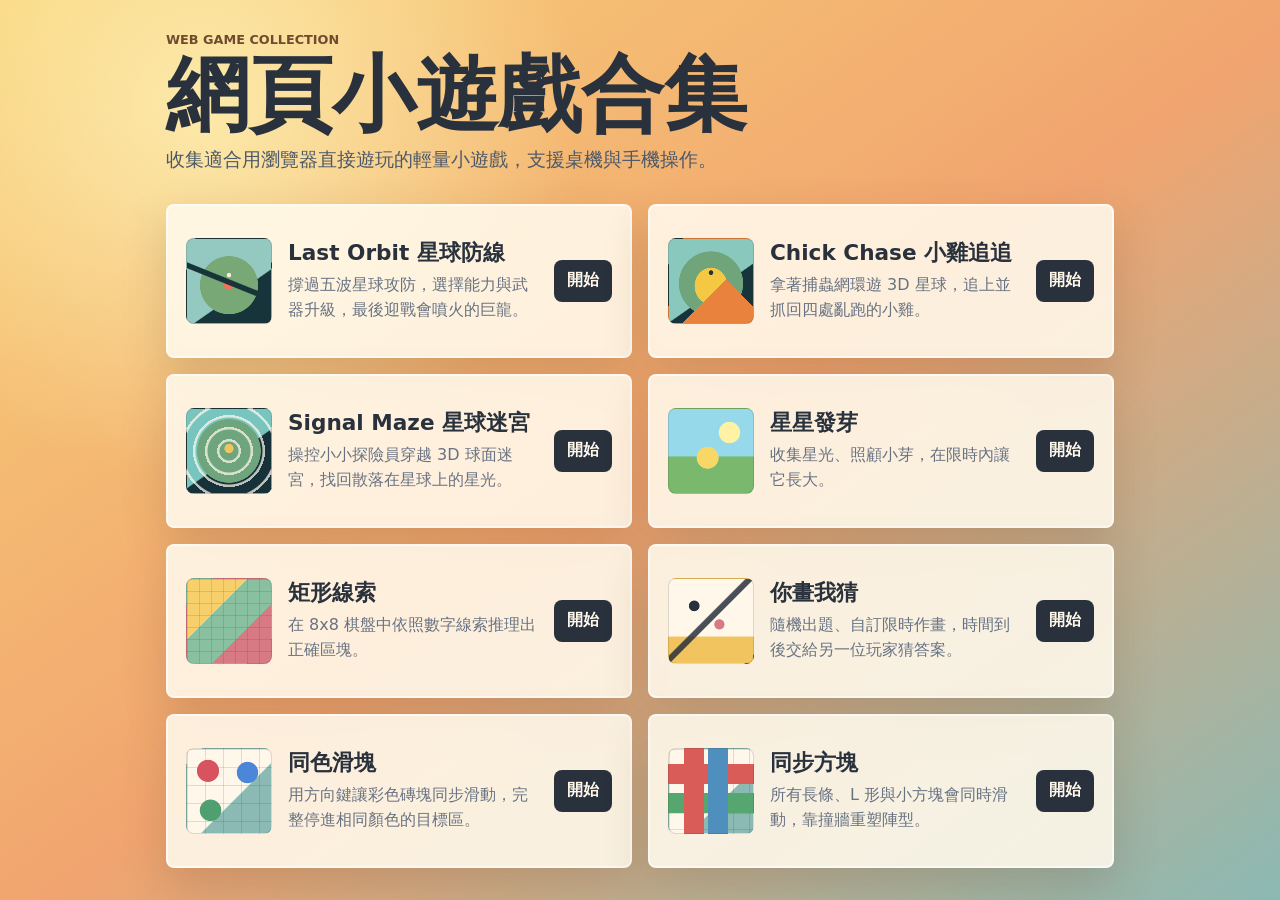
<file: index.html>
﻿<!doctype html>
<html lang="zh-Hant">
  <head>
    <meta charset="utf-8" />
    <meta name="viewport" content="width=device-width, initial-scale=1, viewport-fit=cover" />
    <meta name="theme-color" content="#f2c45f" />
    <meta name="description" content="部署在 GitHub Pages 的網頁小遊戲合集。" />
    <title>Web Game Collection</title>
    <link rel="stylesheet" href="./styles.css" />
  </head>
  <body>
    <main class="library">
      <header class="intro">
        <p class="eyebrow">Web Game Collection</p>
        <h1>網頁小遊戲合集</h1>
        <p>收集適合用瀏覽器直接遊玩的輕量小遊戲，支援桌機與手機操作。</p>
      </header>

      <section class="game-list" aria-label="遊戲列表">
        <a class="game-card orbit" href="./games/last-orbit/">
          <span class="card-art" aria-hidden="true"></span>
          <span class="card-copy">
            <strong>Last Orbit 星球防線</strong>
            <span>撐過五波星球攻防，選擇能力與武器升級，最後迎戰會噴火的巨龍。</span>
          </span>
          <span class="card-action">開始</span>
        </a>

        <a class="game-card chick" href="./games/chick-chase/">
          <span class="card-art" aria-hidden="true"></span>
          <span class="card-copy">
            <strong>Chick Chase 小雞追追</strong>
            <span>拿著捕蟲網環遊 3D 星球，追上並抓回四處亂跑的小雞。</span>
          </span>
          <span class="card-action">開始</span>
        </a>

        <a class="game-card signal" href="./games/signal-maze/">
          <span class="card-art" aria-hidden="true"></span>
          <span class="card-copy">
            <strong>Signal Maze 星球迷宮</strong>
            <span>操控小小探險員穿越 3D 球面迷宮，找回散落在星球上的星光。</span>
          </span>
          <span class="card-action">開始</span>
        </a>

        <a class="game-card sprout" href="./games/star-sprout/">
          <span class="card-art" aria-hidden="true"></span>
          <span class="card-copy">
            <strong>星星發芽</strong>
            <span>收集星光、照顧小芽，在限時內讓它長大。</span>
          </span>
          <span class="card-action">開始</span>
        </a>

        <a class="game-card rect" href="./games/rect-clues/">
          <span class="card-art" aria-hidden="true"></span>
          <span class="card-copy">
            <strong>矩形線索</strong>
            <span>在 8x8 棋盤中依照數字線索推理出正確區塊。</span>
          </span>
          <span class="card-action">開始</span>
        </a>

        <a class="game-card draw" href="./games/draw-guess/">
          <span class="card-art" aria-hidden="true"></span>
          <span class="card-copy">
            <strong>你畫我猜</strong>
            <span>隨機出題、自訂限時作畫，時間到後交給另一位玩家猜答案。</span>
          </span>
          <span class="card-action">開始</span>
        </a>

        <a class="game-card slide" href="./games/color-slide/">
          <span class="card-art" aria-hidden="true"></span>
          <span class="card-copy">
            <strong>同色滑塊</strong>
            <span>用方向鍵讓彩色磚塊同步滑動，完整停進相同顏色的目標區。</span>
          </span>
          <span class="card-action">開始</span>
        </a>

        <a class="game-card sync" href="./games/sync-blocks/">
          <span class="card-art" aria-hidden="true"></span>
          <span class="card-copy">
            <strong>同步方塊</strong>
            <span>所有長條、L 形與小方塊會同時滑動，靠撞牆重塑陣型。</span>
          </span>
          <span class="card-action">開始</span>
        </a>
      </section>
    </main>
  </body>
</html>
</file>
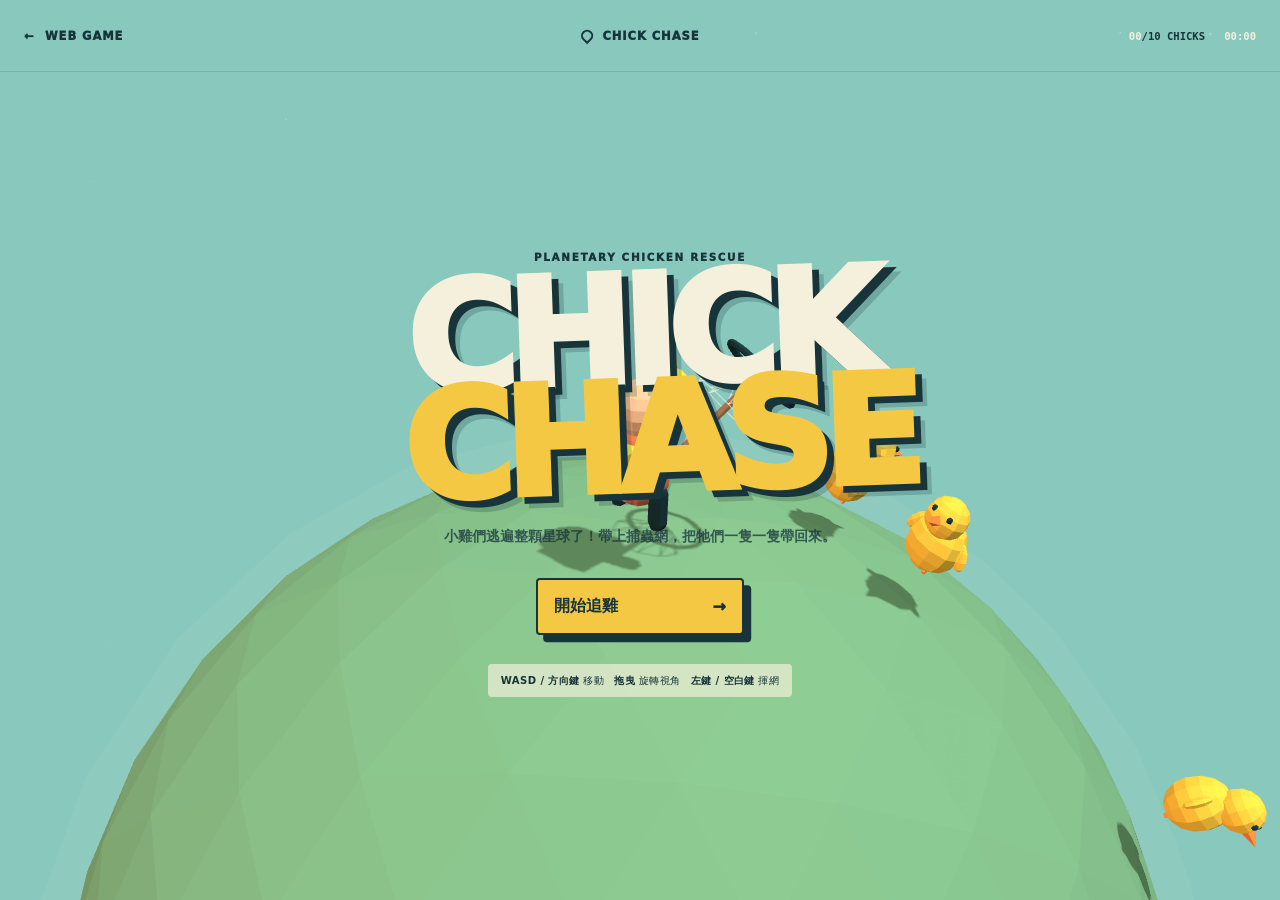
<file: games/chick-chase/index.html>
<!doctype html>
<html lang="zh-Hant">
  <head>
    <meta charset="utf-8" />
    <meta name="viewport" content="width=device-width, initial-scale=1, maximum-scale=1, user-scalable=no, viewport-fit=cover" />
    <meta name="theme-color" content="#89c8bd" />
    <meta name="description" content="拿起捕蟲網，在 3D 星球上追捕到處亂跑的小雞。" />
    <title>Chick Chase | 小雞追追</title>
    <link rel="stylesheet" href="./styles.css?v=20260621-1" />
  </head>
  <body>
    <canvas id="world" aria-label="3D 小雞捕捉遊戲"></canvas>

    <header class="topbar">
      <a class="back-link" href="../../"><span aria-hidden="true">←</span> WEB GAME</a>
      <div class="brand"><span class="brand-mark"></span><span>CHICK CHASE</span></div>
      <div class="telemetry"><span><b id="chick-count">00</b>/<span id="chick-total">10</span> CHICKS</span><span><b id="timer">00:00</b></span></div>
    </header>

    <main>
      <section class="intro" id="intro">
        <p>PLANETARY CHICKEN RESCUE</p>
        <h1><span>CHICK</span><span>CHASE</span></h1>
        <p class="intro-copy">小雞們逃遍整顆星球了！帶上捕蟲網，把牠們一隻一隻帶回來。</p>
        <button class="primary-button" id="start-button" type="button"><span>開始追雞</span><span aria-hidden="true">→</span></button>
        <div class="controls-hint"><b>WASD / 方向鍵</b> 移動　<b>拖曳</b> 旋轉視角　<b>左鍵 / 空白鍵</b> 揮網</div>
      </section>

      <section class="hud" id="hud" aria-label="遊戲資訊">
        <aside class="mission-card">
          <p>RESCUE MISSION</p>
          <h2>抓回逃跑小雞</h2>
          <div class="progress"><span id="progress-bar"></span></div>
          <small id="mission-copy">星球上還有 10 隻小雞</small>
        </aside>
        <div class="hud-top-right">
          <button class="round-button" id="sound-button" type="button" aria-label="切換音效">♪</button>
          <div class="compass" aria-label="方向指示"><span>N</span><i></i><small>DRAG TO LOOK</small></div>
        </div>
        <button class="catch-button" id="catch-button" type="button" aria-label="揮動捕蟲網"><span>揮網</span><b>CLICK</b></button>
      </section>

      <div class="mobile-joystick" id="joystick-container">
        <div class="joystick-base">
          <div class="joystick-knob"></div>
        </div>
      </div>

      <output class="catch-toast" id="catch-toast" aria-live="polite"></output>

      <section class="complete" id="complete" hidden>
        <div class="complete-card">
          <p>ALL CHICKS RESCUED</p>
          <h2>小雞全部<br />抓回來了！</h2>
          <div class="result"><span>完成時間</span><b id="final-time">00:00</b></div>
          <button class="primary-button" id="restart-button" type="button"><span>再玩一次</span><span aria-hidden="true">↻</span></button>
        </div>
      </section>
    </main>

    <div class="loading" id="loading"><span></span><b>ROUNDING UP CHICKS</b></div>
    <script type="module" src="./game.js?v=20260621-1"></script>
  </body>
</html>
</file>
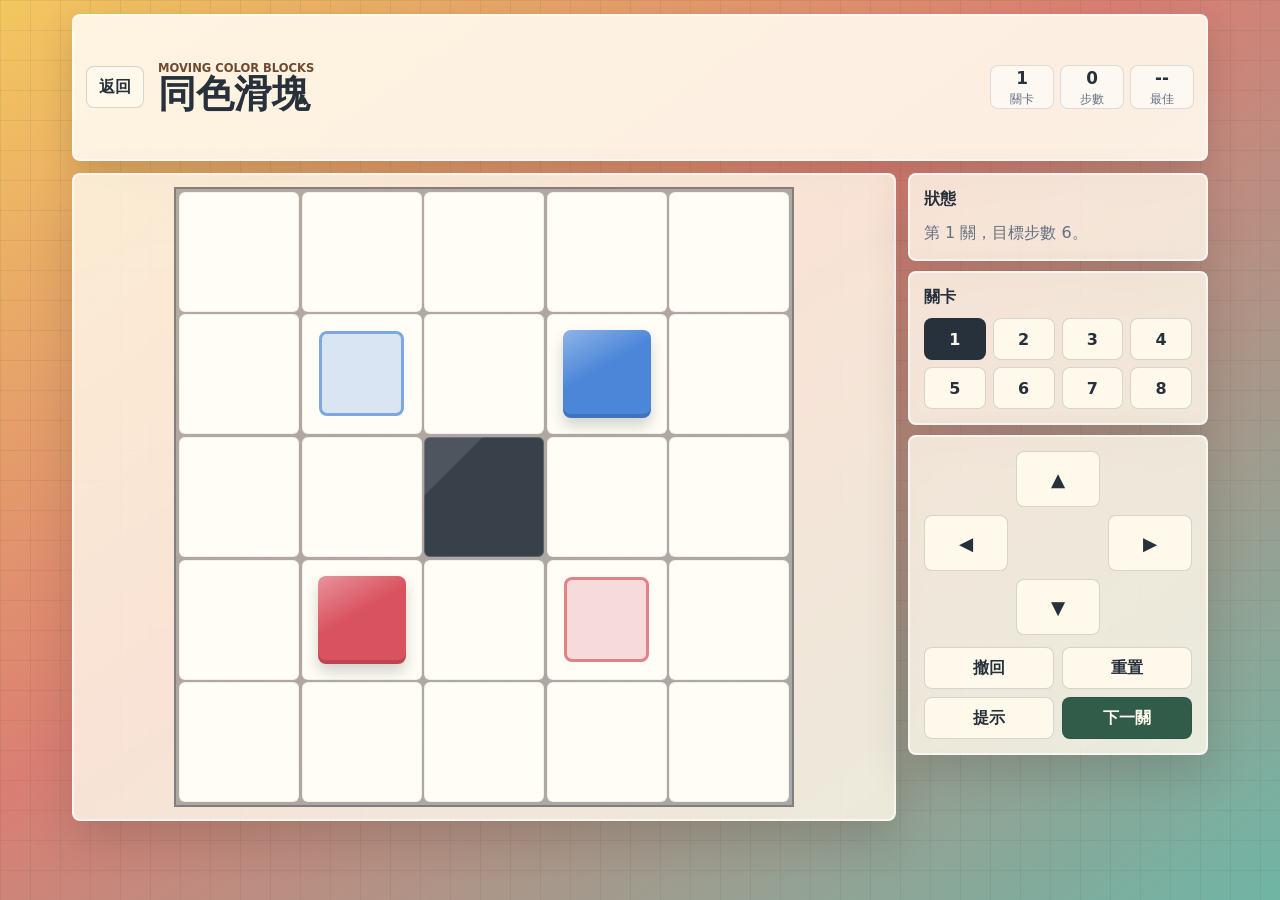
<file: games/color-slide/index.html>
<!doctype html>
<html lang="zh-Hant">
  <head>
    <meta charset="utf-8" />
    <meta name="viewport" content="width=device-width, initial-scale=1, viewport-fit=cover" />
    <meta name="theme-color" content="#4f7f68" />
    <meta
      name="description"
      content="同色滑塊：用方向鍵或螢幕按鈕讓所有彩色磚塊同步移動，完整停進指定顏色區域。"
    />
    <title>同色滑塊 | Web Game Collection</title>
    <link rel="stylesheet" href="./slide.css?v=2" />
  </head>
  <body>
    <main class="app" aria-label="同色滑塊益智遊戲">
      <header class="mast">
        <a class="home-link" href="../../" aria-label="返回遊戲列表">返回</a>
        <div class="title-block">
          <p class="eyebrow">Moving Color Blocks</p>
          <h1>同色滑塊</h1>
        </div>
        <div class="metrics" aria-live="polite">
          <span><strong id="levelText">1</strong> 關卡</span>
          <span><strong id="moveText">0</strong> 步數</span>
          <span><strong id="bestText">--</strong> 最佳</span>
        </div>
      </header>

      <section class="workspace">
        <div class="board-panel">
          <div id="board" class="board" aria-label="滑塊棋盤" tabindex="0"></div>
        </div>

        <aside class="side-panel">
          <section class="panel-section status-section" aria-live="polite">
            <h2>狀態</h2>
            <p id="statusText">使用方向鍵或 WASD 移動所有磚塊。</p>
          </section>

          <section class="panel-section level-section">
            <h2>關卡</h2>
            <div id="levelPicker" class="level-picker" aria-label="選擇關卡"></div>
          </section>

          <section class="panel-section controls-section">
            <div class="dpad" aria-label="方向控制">
              <button class="dir-btn up" type="button" data-dir="up" aria-label="向上">▲</button>
              <button class="dir-btn left" type="button" data-dir="left" aria-label="向左">◀</button>
              <button class="dir-btn right" type="button" data-dir="right" aria-label="向右">▶</button>
              <button class="dir-btn down" type="button" data-dir="down" aria-label="向下">▼</button>
            </div>
            <div class="actions">
              <button id="undoBtn" type="button">撤回</button>
              <button id="resetBtn" type="button">重置</button>
              <button id="hintBtn" type="button">提示</button>
              <button id="nextBtn" type="button">下一關</button>
            </div>
          </section>
        </aside>
      </section>
    </main>

    <script src="./slide.js?v=2"></script>
  </body>
</html>
</file>
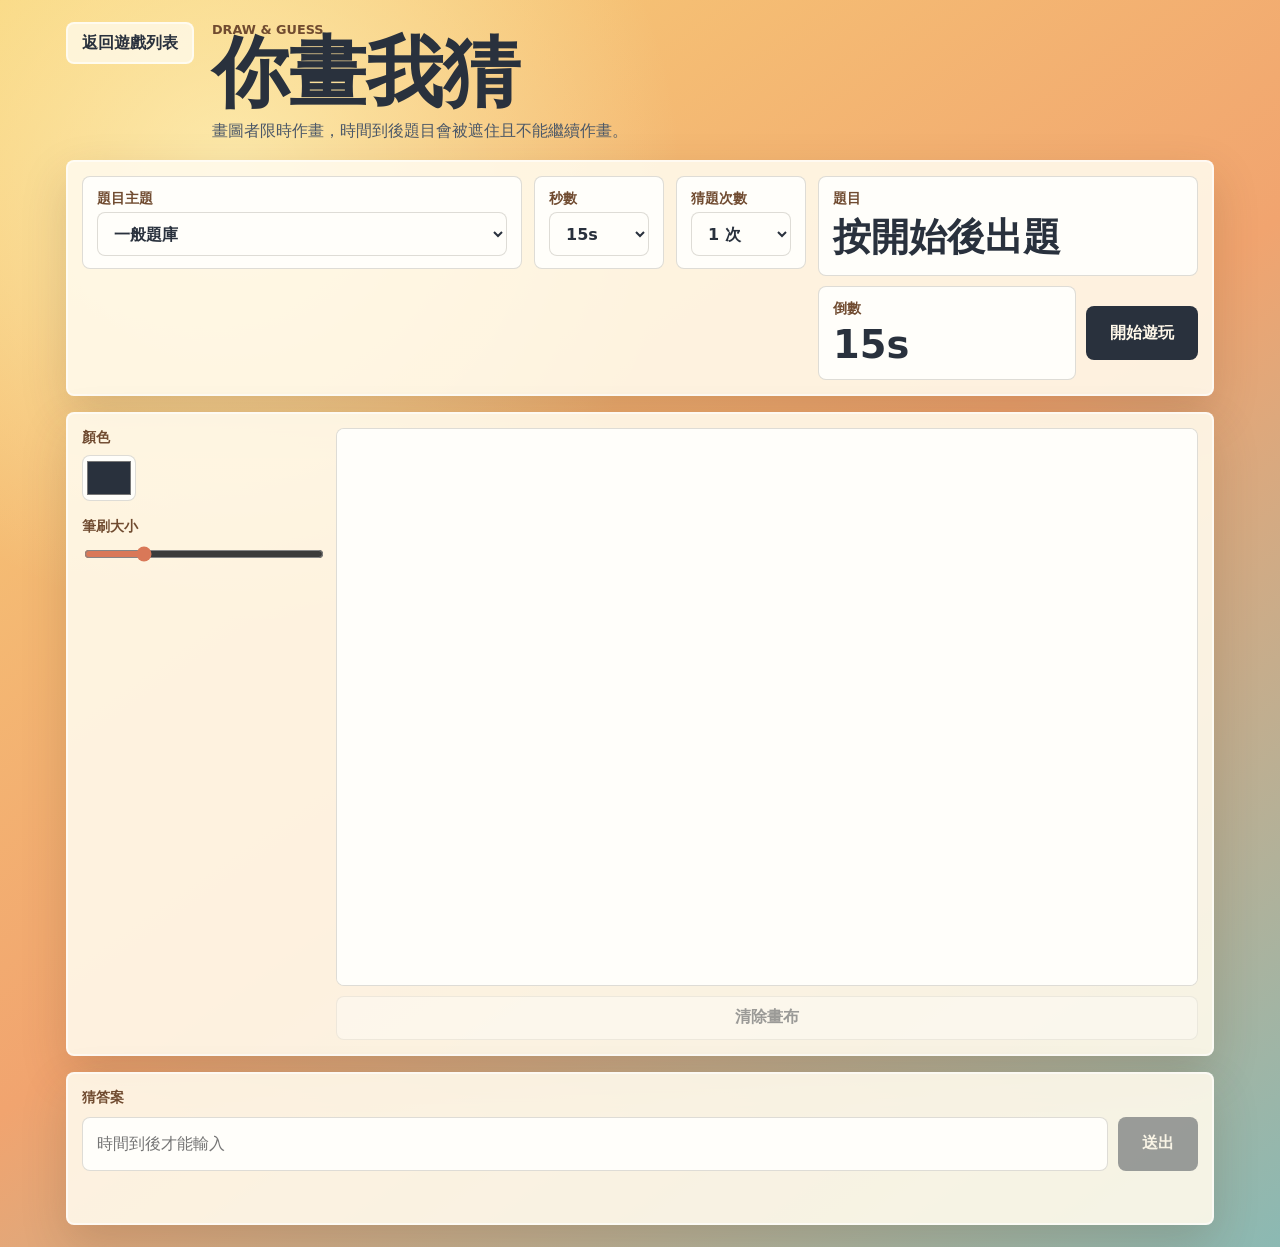
<file: games/draw-guess/index.html>
﻿<!doctype html>
<html lang="zh-Hant">
  <head>
    <meta charset="utf-8" />
    <meta name="viewport" content="width=device-width, initial-scale=1, viewport-fit=cover" />
    <meta name="theme-color" content="#f2c45f" />
    <meta name="description" content="你畫我猜：自訂限時畫圖，時間到後由另一位玩家猜答案。" />
    <title>你畫我猜 | Web Game Collection</title>
    <link rel="stylesheet" href="./draw.css?v=20260619c" />
  </head>
  <body>
    <main class="game-shell">
      <header class="topbar">
        <a class="back-link" href="../../">返回遊戲列表</a>
        <div>
          <p class="eyebrow">Draw & Guess</p>
          <h1>你畫我猜</h1>
          <p class="game-note">畫圖者限時作畫，時間到後題目會被遮住且不能繼續作畫。</p>
        </div>
      </header>

      <section class="status-panel" aria-live="polite">
        <div class="theme-card">
          <label class="label" for="themeSelect">題目主題</label>
          <select id="themeSelect">
            <option value="general">一般題庫</option>
            <option value="chiikawa">吉伊卡哇</option>
          </select>
        </div>
        <div class="settings-card">
          <label class="label" for="durationSelect">秒數</label>
          <select id="durationSelect">
            <option value="10">10s</option>
            <option value="15" selected>15s</option>
            <option value="20">20s</option>
            <option value="30">30s</option>
          </select>
        </div>
        <div class="settings-card">
          <label class="label" for="guessLimitSelect">猜題次數</label>
          <select id="guessLimitSelect">
            <option value="1" selected>1 次</option>
            <option value="2">2 次</option>
            <option value="3">3 次</option>
          </select>
        </div>
        <div class="start-stack">
          <div class="prompt-card">
            <span class="label">題目</span>
            <strong id="promptText">按開始後出題</strong>
          </div>
          <div class="run-row">
            <div class="timer-card">
              <span class="label">倒數</span>
              <strong><span id="timerText">15</span>s</strong>
            </div>
            <button id="startBtn" class="primary-btn" type="button">開始遊玩</button>
          </div>
        </div>
      </section>

      <section class="play-area">
        <aside class="tool-panel" aria-label="繪圖工具">
          <div class="tool-group">
            <label for="colorPicker">顏色</label>
            <input id="colorPicker" type="color" value="#29313d" />
          </div>
          <div class="tool-group">
            <label for="brushSize">筆刷大小</label>
            <input id="brushSize" type="range" min="2" max="28" value="8" />
          </div>
        </aside>

        <div class="canvas-stack">
          <div class="canvas-wrap">
            <canvas id="drawCanvas" width="960" height="620" aria-label="繪圖畫布"></canvas>
          </div>
          <button id="clearBtn" class="secondary-btn" type="button">清除畫布</button>
        </div>
        <p id="phaseMessage" class="phase-message hidden">時間到，請交給猜題者輸入答案。</p>
      </section>

      <section class="guess-panel">
        <label for="guessInput">猜答案</label>
        <div class="guess-row">
          <input id="guessInput" type="text" placeholder="時間到後才能輸入" disabled />
          <button id="submitBtn" class="primary-btn" type="button" disabled>送出</button>
        </div>
        <p id="resultText" class="result" role="status"></p>
      </section>
    </main>
    <script src="./draw.js?v=20260619c"></script>
  </body>
</html>
</file>
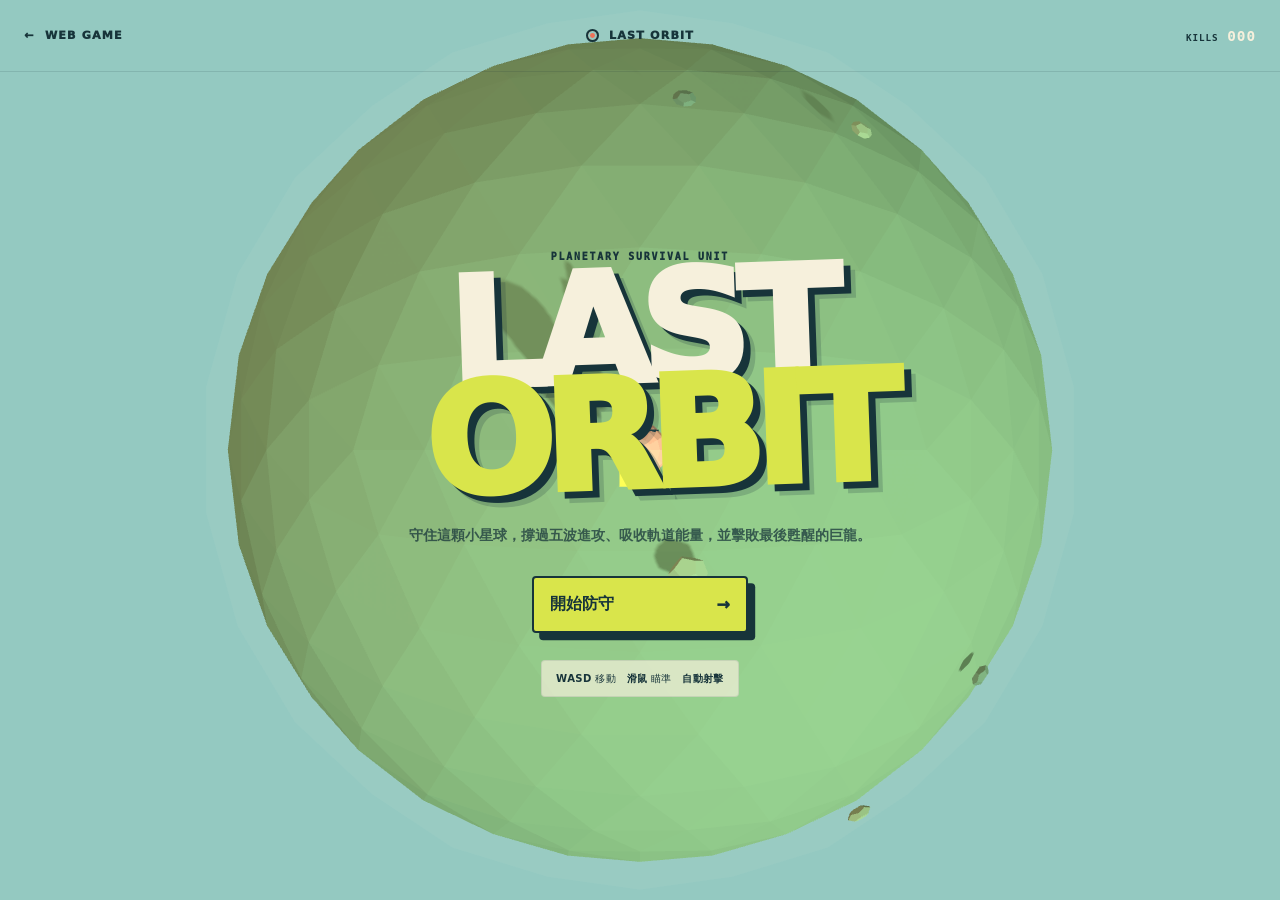
<file: games/last-orbit/index.html>
<!doctype html>
<html lang="zh-Hant">
  <head>
    <meta charset="utf-8" />
    <meta name="viewport" content="width=device-width, initial-scale=1, maximum-scale=1, user-scalable=no, viewport-fit=cover" />
    <meta name="theme-color" content="#94c9c1" />
    <meta name="description" content="在小小星球上迎戰從另一側湧來的殭屍。" />
    <title>Last Orbit | 星球防線</title>
    <link rel="stylesheet" href="./styles.css" />
  </head>
  <body>
    <canvas id="world" aria-label="星球防線 3D 射擊遊戲"></canvas>

    <header class="topbar">
      <a href="../../" class="back-link"><span aria-hidden="true">←</span> WEB GAME</a>
      <div class="brand"><i></i><span>LAST ORBIT</span></div>
      <div class="score"><span>KILLS</span><b id="kill-count">000</b></div>
    </header>

    <main>
      <section class="intro" id="intro">
        <p class="eyebrow">PLANETARY SURVIVAL UNIT</p>
        <h1><span>LAST</span><span>ORBIT</span></h1>
        <p class="intro-copy">守住這顆小星球，撐過五波進攻、吸收軌道能量，並擊敗最後甦醒的巨龍。</p>
        <button class="primary-button" id="start-button" type="button"><span>開始防守</span><span aria-hidden="true">→</span></button>
        <div class="controls-hint"><b>WASD</b> 移動　<b>滑鼠</b> 瞄準　<b>自動射擊</b></div>
      </section>

      <section class="hud" id="hud" aria-label="遊戲資訊">
        <div class="status-card">
          <div><span>SUIT INTEGRITY</span><b id="health-value">100</b></div>
          <div class="health-track"><i id="health-bar"></i></div>
          <small id="wave-label">WAVE 01 · INCOMING</small>
        </div>
        <div class="boss-status" id="boss-status" hidden>
          <div><span>FINAL BOSS · ASHMAW</span><b id="boss-health-value">100%</b></div>
          <div class="boss-track"><i id="boss-health-bar"></i></div>
        </div>
        <div class="signal-hint" id="signal-hint" hidden><i></i><span>ENERGY SIGNAL DETECTED</span></div>
        <div class="crosshair" id="crosshair" aria-hidden="true"><i></i><i></i></div>
        <div class="fire-status"><i></i><span id="weapon-name">PISTOL</span><b id="ammo-count">∞</b></div>
      </section>

      <div class="mobile-stick" id="move-stick" aria-label="移動搖桿">
        <div class="stick-base"><i class="stick-knob"></i></div>
      </div>

      <section class="upgrade" id="upgrade-panel" hidden>
        <div class="upgrade-card">
          <p>ORBITAL ENERGY ACQUIRED</p>
          <h2>選擇一項升級</h2>
          <small>遊戲已暫停</small>
          <div class="upgrade-options" id="upgrade-options"></div>
        </div>
      </section>

      <section class="victory" id="victory" hidden>
        <div class="result-card">
          <p>PLANET SECURED</p>
          <h2>黎明守住了</h2>
          <div class="result-row"><span>總擊退數</span><b id="victory-kills">0</b></div>
          <div class="result-row"><span>完成時間</span><b id="victory-time">00:00</b></div>
          <button class="primary-button" id="victory-restart-button" type="button"><span>再次防守</span><span aria-hidden="true">↻</span></button>
        </div>
      </section>

      <section class="game-over" id="game-over" hidden>
        <div class="result-card">
          <p>TRANSMISSION LOST</p>
          <h2>防線失守</h2>
          <div class="result-row"><span>擊退殭屍</span><b id="final-kills">0</b></div>
          <div class="result-row"><span>存活時間</span><b id="final-time">00:00</b></div>
          <button class="primary-button" id="restart-button" type="button"><span>再次部署</span><span aria-hidden="true">↻</span></button>
        </div>
      </section>
    </main>

    <div class="loading" id="loading"><span></span><b>PREPARING ORBIT</b></div>
    <script type="module" src="./game.js"></script>
  </body>
</html>
</file>
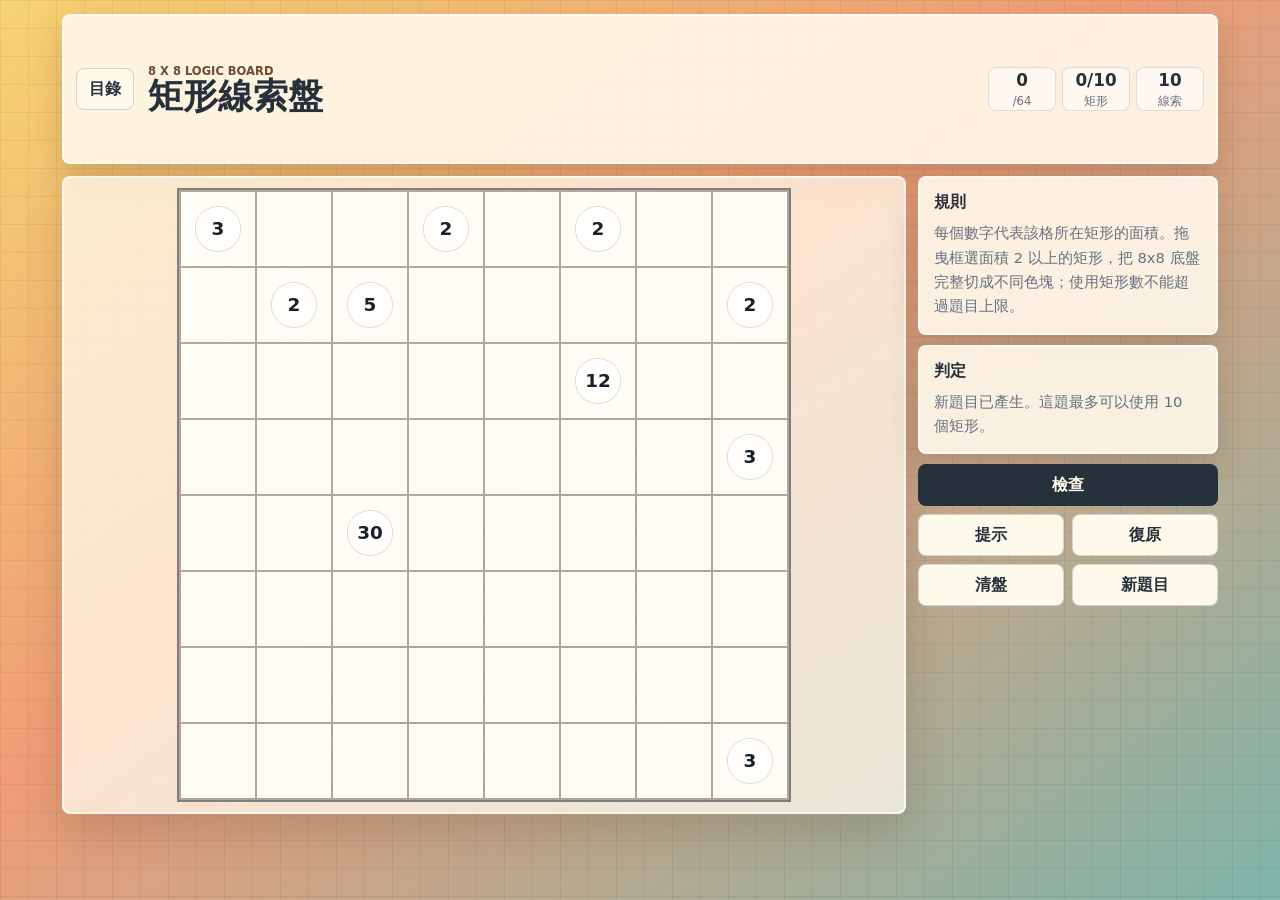
<file: games/rect-clues/index.html>
<!doctype html>
<html lang="zh-Hant">
  <head>
    <meta charset="utf-8" />
    <meta name="viewport" content="width=device-width, initial-scale=1, viewport-fit=cover" />
    <meta name="theme-color" content="#f0c767" />
    <meta
      name="description"
      content="8x8 的矩形面積推理遊戲，透過數字線索框選所有隱藏矩形。"
    />
    <title>矩形線索盤</title>
    <link rel="stylesheet" href="./rect.css" />
  </head>
  <body>
    <main class="app" aria-label="矩形線索盤">
      <header class="mast">
        <a class="home-link" href="../../">目錄</a>
        <div>
          <p class="eyebrow">8 x 8 Logic Board</p>
          <h1>矩形線索盤</h1>
        </div>
        <div class="metrics" aria-live="polite">
          <span><strong id="filledCount">0</strong>/64</span>
          <span><strong id="pieceUsage">0/0</strong> 矩形</span>
          <span><strong id="clueCount">0</strong> 線索</span>
        </div>
      </header>

      <section class="workspace">
        <div class="board-shell">
          <div id="board" class="board" aria-label="8乘8框選底盤"></div>
        </div>

        <aside class="panel">
          <div class="panel-section">
            <h2>規則</h2>
            <p>每個數字代表該格所在矩形的面積。拖曳框選面積 2 以上的矩形，把 8x8 底盤完整切成不同色塊；使用矩形數不能超過題目上限。</p>
          </div>

          <div class="panel-section status-box">
            <h2>判定</h2>
            <p id="status">拖曳空白格開始框選；只要全盤填滿且所有數字都符合所在矩形面積就通關。</p>
          </div>

          <div class="actions">
            <button id="checkBtn" type="button">檢查</button>
            <button id="hintBtn" type="button">提示</button>
            <button id="undoBtn" type="button">復原</button>
            <button id="clearBtn" type="button">清盤</button>
            <button id="newBtn" type="button">新題目</button>
          </div>
        </aside>
      </section>
    </main>

    <script src="./rect.js"></script>
  </body>
</html>
</file>
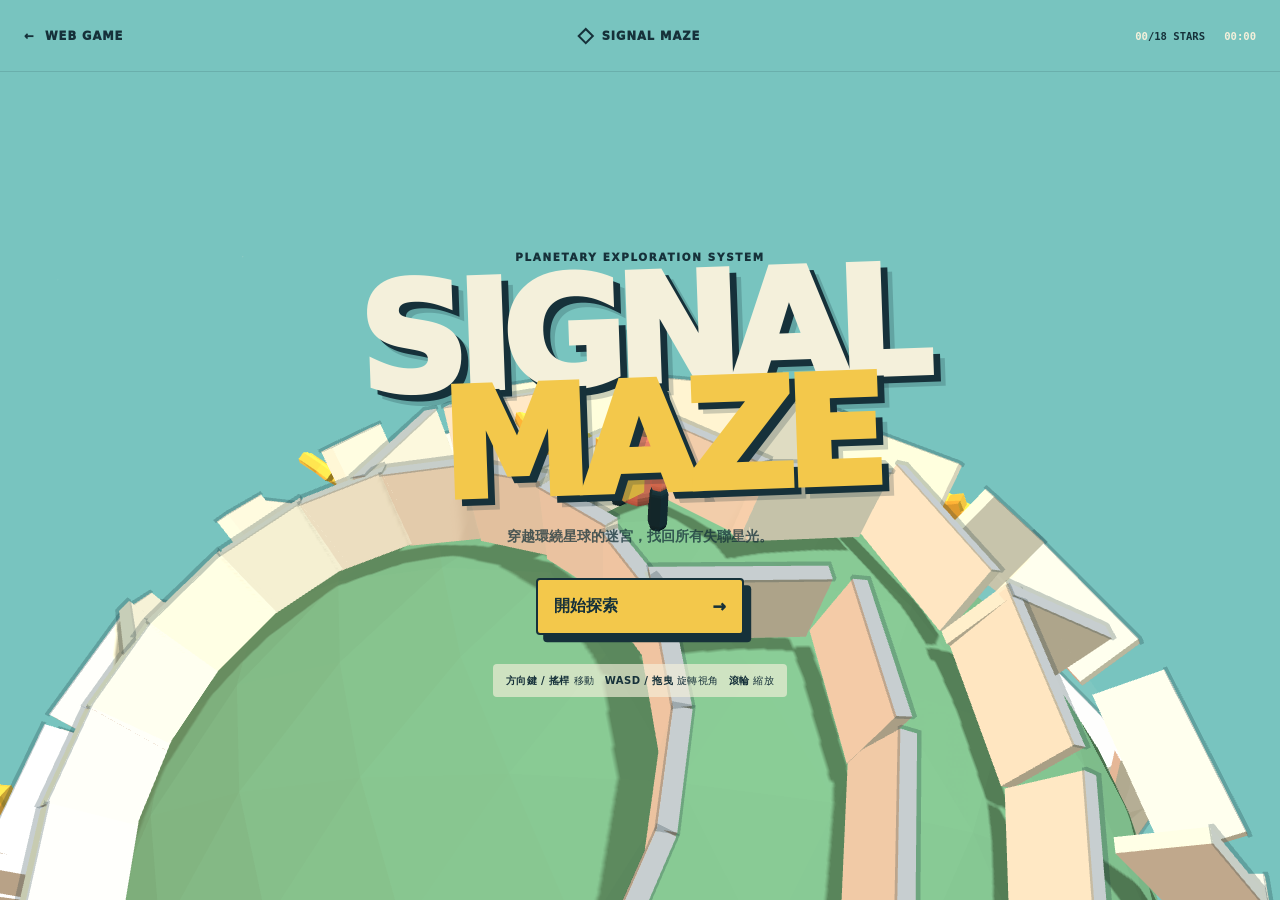
<file: games/signal-maze/index.html>
<!doctype html>
<html lang="zh-Hant">
  <head>
    <meta charset="utf-8" />
    <meta name="viewport" content="width=device-width, initial-scale=1, maximum-scale=1, user-scalable=no, viewport-fit=cover" />
    <meta name="theme-color" content="#78c4bf" />
    <meta name="description" content="在 3D 星球迷宮上探索，找回散落的星星。" />
    <title>Signal Maze | 星球迷宮</title>
    <link rel="stylesheet" href="./styles.css?v=20260621-2" />
  </head>
  <body>
    <canvas id="world" aria-label="3D 星球迷宮遊戲"></canvas>

    <header class="topbar">
      <a class="back-link" href="../../"><span aria-hidden="true">←</span> WEB GAME</a>
      <div class="brand"><span class="brand-mark"></span><span>SIGNAL MAZE</span></div>
      <div class="telemetry"><span><b id="star-count">00</b>/<span id="star-total">18</span> STARS</span><span><b id="timer">00:00</b></span></div>
    </header>

    <main>
      <section class="intro" id="intro">
        <p>PLANETARY EXPLORATION SYSTEM</p>
        <h1><span>SIGNAL</span><span>MAZE</span></h1>
        <p class="intro-copy">穿越環繞星球的迷宮，找回所有失聯星光。</p>
        <button class="primary-button" id="start-button" type="button"><span>開始探索</span><span aria-hidden="true">→</span></button>
        <div class="controls-hint"><b>方向鍵 / 搖桿</b> 移動　<b>WASD / 拖曳</b> 旋轉視角　<b>滾輪</b> 縮放</div>
      </section>

      <section class="hud" id="hud" aria-label="遊戲資訊">
        <aside class="mission-card">
          <p>MISSION 01</p>
          <h2>找回星光訊號</h2>
          <div class="progress"><span id="progress-bar"></span></div>
          <small id="mission-copy">迷宮中還有 18 顆星星</small>
        </aside>
        <div class="compass" aria-label="方向指示"><span>N</span><i></i><small>DRAG TO LOOK</small></div>
        <button class="round-button" id="sound-button" type="button" aria-label="切換音效">♪</button>
      </section>

      <div class="mobile-joystick" id="joystick-container" role="group" aria-label="移動搖桿">
        <div class="joystick-base" aria-hidden="true">
          <div class="joystick-knob"></div>
        </div>
      </div>

      <section class="complete" id="complete" hidden>
        <div class="complete-card">
          <p>TRANSMISSION RESTORED</p>
          <h2>星球再次<br />閃耀了！</h2>
          <div class="result"><span>完成時間</span><b id="final-time">00:00</b></div>
          <button class="primary-button" id="restart-button" type="button"><span>再次探索</span><span aria-hidden="true">↻</span></button>
        </div>
      </section>
    </main>

    <div class="loading" id="loading"><span></span><b>ASSEMBLING PLANET</b></div>
    <script type="module" src="./game.js?v=20260621-2"></script>
  </body>
</html>
</file>
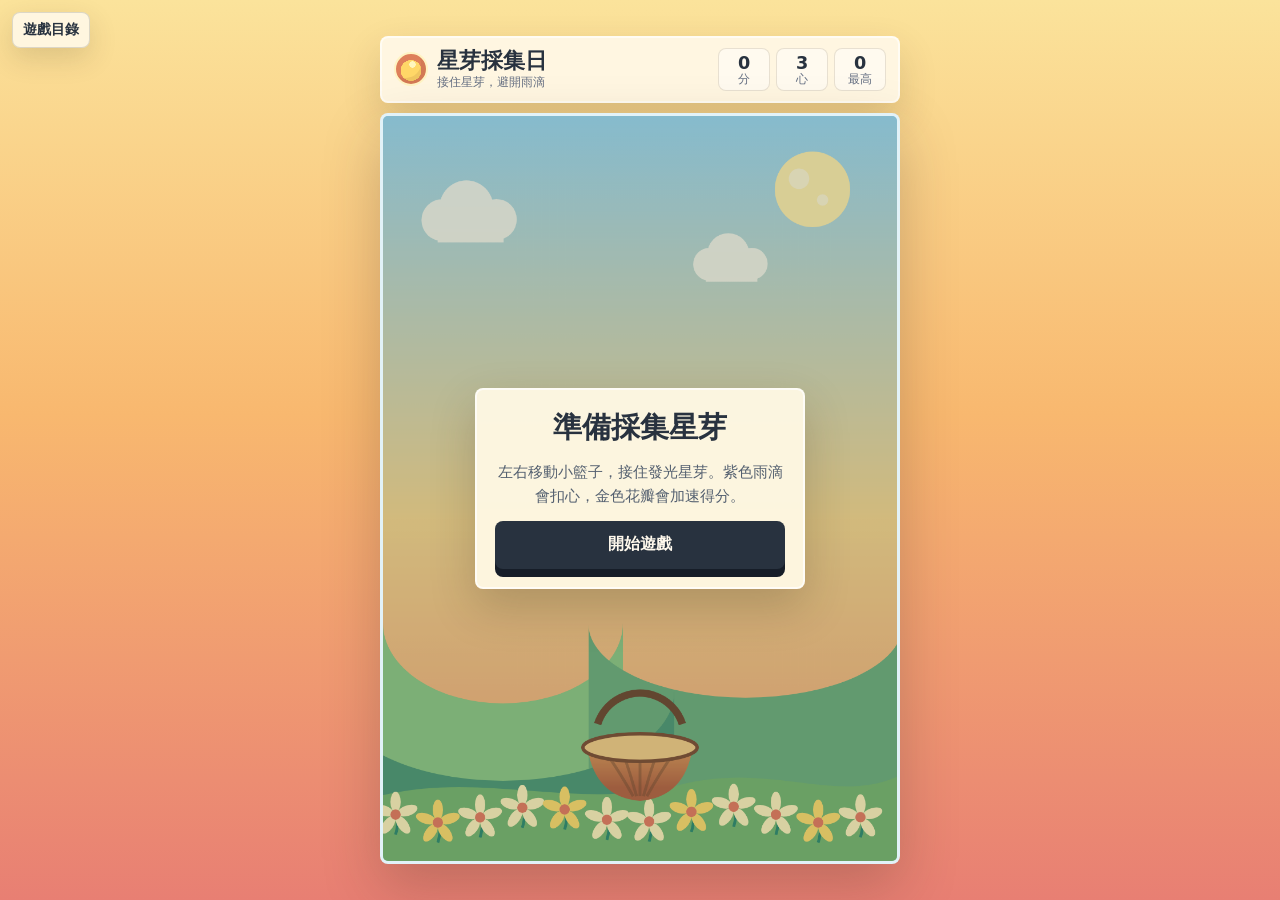
<file: games/star-sprout/index.html>
<!doctype html>
<html lang="zh-Hant">
  <head>
    <meta charset="utf-8" />
    <meta name="viewport" content="width=device-width, initial-scale=1, viewport-fit=cover" />
    <meta name="theme-color" content="#f7c85f" />
    <meta
      name="description"
      content="一款適合手機與桌機遊玩的插畫風格網頁小遊戲。"
    />
    <title>星芽採集日</title>
    <link rel="stylesheet" href="./styles.css" />
  </head>
  <body>
    <a class="home-link" href="../../">遊戲目錄</a>
    <main class="game-shell" aria-label="星芽採集日網頁小遊戲">
      <section class="stage-wrap">
        <div class="topbar" aria-live="polite">
          <div class="brand">
            <span class="brand-mark" aria-hidden="true"></span>
            <div>
              <h1>星芽採集日</h1>
              <p>接住星芽，避開雨滴</p>
            </div>
          </div>

          <div class="stats" aria-label="遊戲狀態">
            <span><strong id="score">0</strong> 分</span>
            <span><strong id="lives">3</strong> 心</span>
            <span><strong id="best">0</strong> 最高</span>
          </div>
        </div>

        <div class="canvas-frame">
          <canvas id="game" width="900" height="1300" aria-label="遊戲畫面"></canvas>

          <div class="overlay is-visible" id="startOverlay">
            <div class="overlay-panel">
              <h2>準備採集星芽</h2>
              <p>左右移動小籃子，接住發光星芽。紫色雨滴會扣心，金色花瓣會加速得分。</p>
              <button id="startBtn" class="primary-btn" type="button">開始遊戲</button>
            </div>
          </div>

          <div class="overlay" id="gameOverOverlay">
            <div class="overlay-panel">
              <h2>今日收成</h2>
              <p id="finalScore">你採到了 0 分的星芽。</p>
              <button id="restartBtn" class="primary-btn" type="button">再玩一次</button>
            </div>
          </div>
        </div>

        <div class="controls" aria-label="手機操作按鈕">
          <button id="leftBtn" class="control-btn" type="button" aria-label="向左移動">←</button>
          <button id="pauseBtn" class="control-btn pause" type="button" aria-label="暫停或繼續">Ⅱ</button>
          <button id="rightBtn" class="control-btn" type="button" aria-label="向右移動">→</button>
        </div>
      </section>
    </main>

    <script src="./game.js"></script>
  </body>
</html>
</file>
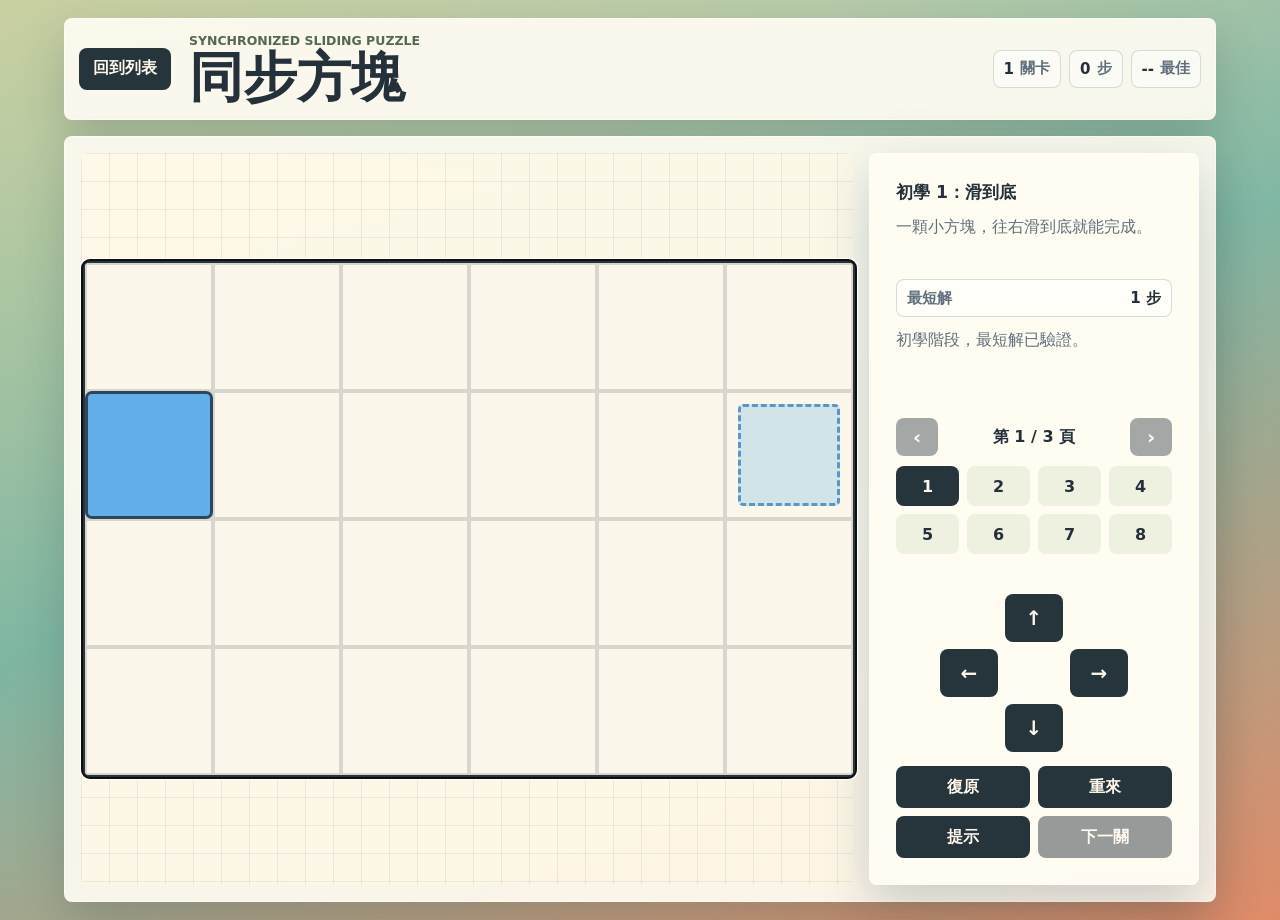
<file: games/sync-blocks/index.html>
<!doctype html>
<html lang="zh-Hant">
  <head>
    <meta charset="utf-8" />
    <meta name="viewport" content="width=device-width, initial-scale=1, viewport-fit=cover" />
    <meta name="theme-color" content="#2f6f73" />
    <meta
      name="description"
      content="所有方塊會同時滑動的邏輯解謎遊戲，利用牆壁與障礙物重新排列隊形。"
    />
    <title>同步方塊 | Web Game Collection</title>
    <link rel="stylesheet" href="./sync-blocks.css?v=6" />
  </head>
  <body>
    <main class="app" aria-label="同步方塊遊戲">
      <header class="topbar">
        <a class="home-link" href="../../" aria-label="回到遊戲列表">回到列表</a>
        <div class="title-block">
          <p class="eyebrow">Synchronized Sliding Puzzle</p>
          <h1>同步方塊</h1>
        </div>
        <div class="stats" aria-live="polite">
          <span><strong id="levelText">1</strong> 關卡</span>
          <span><strong id="moveText">0</strong> 步</span>
          <span><strong id="bestText">--</strong> 最佳</span>
        </div>
      </header>

      <section class="play-area">
        <div class="board-wrap">
          <div id="board" class="board" tabindex="0" aria-label="同步方塊棋盤"></div>
        </div>

        <aside class="control-panel">
          <section class="panel-section">
            <h2 id="levelName">教學 1</h2>
            <p id="levelNote">按一個方向，感受所有方塊一起滑到底。</p>
          </section>

          <section class="panel-section">
            <div class="meter-row">
              <span>最短解</span>
              <strong id="parText">--</strong>
            </div>
            <p id="statusText" class="status">使用 WASD、方向鍵，或滑動棋盤。</p>
          </section>

          <section class="panel-section">
            <div class="pager" aria-label="關卡分頁">
              <button type="button" id="prevPageBtn" aria-label="上一頁">‹</button>
              <strong id="pageText">第 1 頁</strong>
              <button type="button" id="nextPageBtn" aria-label="下一頁">›</button>
            </div>
            <div id="levelPicker" class="level-picker" aria-label="選擇關卡"></div>
          </section>

          <section class="panel-section controls">
            <div class="dpad" aria-label="方向控制">
              <button type="button" class="dir-btn up" data-dir="up" aria-label="向上">↑</button>
              <button type="button" class="dir-btn left" data-dir="left" aria-label="向左">←</button>
              <button type="button" class="dir-btn right" data-dir="right" aria-label="向右">→</button>
              <button type="button" class="dir-btn down" data-dir="down" aria-label="向下">↓</button>
            </div>
            <div class="actions">
              <button type="button" id="undoBtn">復原</button>
              <button type="button" id="resetBtn">重來</button>
              <button type="button" id="hintBtn">提示</button>
              <button type="button" id="nextBtn">下一關</button>
            </div>
          </section>
        </aside>
      </section>
    </main>

    <script src="./sync-blocks.js?v=6"></script>
  </body>
</html>
</file>
<file: styles.css>
﻿:root {
  color-scheme: light;
  --ink: #29313d;
  --muted: #687283;
  --paper: #fff8ea;
  --line: rgba(54, 45, 30, 0.16);
  --shadow: rgba(80, 52, 28, 0.18);
}

* {
  box-sizing: border-box;
}

body {
  min-height: 100dvh;
  margin: 0;
  background:
    radial-gradient(circle at 16% 12%, rgba(255, 247, 191, 0.72), transparent 28%),
    linear-gradient(145deg, #f8d277 0%, #f1a46f 52%, #8bb9b3 100%);
  color: var(--ink);
  font-family:
    "Microsoft JhengHei",
    "PingFang TC",
    "Noto Sans TC",
    system-ui,
    sans-serif;
}

.library {
  display: grid;
  align-content: center;
  width: min(100%, 980px);
  min-height: 100dvh;
  margin-inline: auto;
  padding: max(24px, env(safe-area-inset-top)) max(16px, env(safe-area-inset-right))
    max(24px, env(safe-area-inset-bottom)) max(16px, env(safe-area-inset-left));
  gap: 28px;
}

.intro {
  display: grid;
  gap: 8px;
}

.eyebrow {
  margin: 0;
  color: #704b30;
  font-size: 0.8rem;
  font-weight: 900;
  letter-spacing: 0;
  text-transform: uppercase;
}

h1 {
  margin: 0;
  font-size: clamp(2.1rem, 9vw, 5.2rem);
  line-height: 0.95;
}

.intro p:last-child {
  max-width: 620px;
  margin: 0;
  color: #4d5968;
  font-size: clamp(1rem, 2.5vw, 1.18rem);
  line-height: 1.75;
}

.game-list {
  display: grid;
  grid-template-columns: repeat(2, minmax(0, 1fr));
  gap: 16px;
}

.game-card {
  display: grid;
  grid-template-columns: 86px minmax(0, 1fr) auto;
  align-items: center;
  min-height: 154px;
  gap: 16px;
  padding: 18px;
  border: 2px solid rgba(255, 255, 255, 0.58);
  border-radius: 8px;
  background: rgba(255, 250, 236, 0.88);
  box-shadow: 0 18px 46px var(--shadow);
  color: inherit;
  text-decoration: none;
  transition:
    transform 160ms ease,
    box-shadow 160ms ease;
}

.game-card:hover {
  transform: translateY(-3px);
  box-shadow: 0 24px 56px rgba(80, 52, 28, 0.23);
}

.card-art {
  width: 86px;
  height: 86px;
  border-radius: 8px;
  border: 1px solid var(--line);
}

.sprout .card-art {
  background:
    radial-gradient(circle at 72% 28%, #fff2a2 0 12%, transparent 13%),
    radial-gradient(circle at 46% 58%, #f7d765 0 16%, transparent 17%),
    radial-gradient(circle at 52% 58%, #58b783 0 8%, transparent 9%),
    linear-gradient(180deg, #95d9eb 0 56%, #79b86d 57% 100%);
}

.rect .card-art {
  background:
    linear-gradient(90deg, rgba(41, 49, 61, 0.14) 1px, transparent 1px),
    linear-gradient(rgba(41, 49, 61, 0.14) 1px, transparent 1px),
    linear-gradient(135deg, #f7d06c 0 36%, #88c0a0 36% 65%, #d77a84 65% 100%);
  background-size:
    12px 12px,
    12px 12px,
    100% 100%;
}

.card-copy {
  display: grid;
  min-width: 0;
  gap: 6px;
}

.card-copy strong {
  font-size: 1.35rem;
}

.card-copy span {
  color: var(--muted);
  line-height: 1.55;
}

.card-action {
  display: inline-grid;
  min-width: 58px;
  min-height: 42px;
  place-items: center;
  border-radius: 8px;
  background: var(--ink);
  color: #fff8ea;
  font-weight: 900;
}

@media (max-width: 760px) {
  .library {
    align-content: start;
  }

  .game-list {
    grid-template-columns: 1fr;
  }

  .game-card {
    grid-template-columns: 74px minmax(0, 1fr);
    min-height: 136px;
  }

  .card-art {
    width: 74px;
    height: 74px;
  }

  .card-action {
    grid-column: 1 / -1;
  }
}


.draw .card-art {
  background:
    radial-gradient(circle at 30% 32%, #29313d 0 6%, transparent 7%),
    radial-gradient(circle at 60% 54%, #d77a84 0 7%, transparent 8%),
    linear-gradient(135deg, transparent 0 45%, rgba(41, 49, 61, 0.85) 46% 50%, transparent 51% 100%),
    linear-gradient(180deg, #fff8ea 0 68%, #f2c45f 69% 100%);
}

.slide .card-art {
  background:
    radial-gradient(circle at 25% 26%, #d9525f 0 12%, transparent 13%),
    radial-gradient(circle at 72% 28%, #4b86d9 0 12%, transparent 13%),
    radial-gradient(circle at 28% 73%, #4f9f70 0 12%, transparent 13%),
    linear-gradient(90deg, rgba(41, 49, 61, 0.14) 1px, transparent 1px),
    linear-gradient(rgba(41, 49, 61, 0.14) 1px, transparent 1px),
    linear-gradient(135deg, #fff8ea 0 58%, #8bb9b3 59% 100%);
  background-size:
    100% 100%,
    100% 100%,
    100% 100%,
    18px 18px,
    18px 18px,
    100% 100%;
}

.signal .card-art {
  background:
    radial-gradient(circle at 50% 47%, #f2c45f 0 7%, transparent 8%),
    repeating-radial-gradient(circle at 50% 50%, transparent 0 9px, rgba(255, 248, 234, 0.72) 10px 12px),
    radial-gradient(circle at 50% 50%, #6ea57c 0 53%, transparent 54%),
    linear-gradient(145deg, #78c4bf 0 55%, #16313a 56% 100%);
}

.chick .card-art {
  background:
    radial-gradient(circle at 50% 40%, #24343a 0 3%, transparent 4%),
    conic-gradient(from 45deg at 68% 48%, transparent 0 25%, #e9823d 0 50%, transparent 0) 0 0/100% 100%,
    radial-gradient(ellipse at 50% 56%, #f4c842 0 27%, transparent 28%),
    radial-gradient(circle at 50% 53%, #70a47a 0 52%, transparent 53%),
    linear-gradient(145deg, #89c8bd 0 58%, #17343a 59% 100%);
}

.orbit .card-art {
  background:
    radial-gradient(circle at 50% 43%, #f6f0dc 0 3%, transparent 4%),
    linear-gradient(22deg, transparent 0 46%, #17343a 47% 51%, transparent 52%) 0 0 / 100% 100%,
    radial-gradient(circle at 50% 54%, #ef7259 0 8%, transparent 9%),
    radial-gradient(circle at 50% 55%, #77a876 0 46%, transparent 47%),
    linear-gradient(145deg, #94c9c1 0 62%, #17343a 63% 100%);
}

.sync .card-art {
  background:
    linear-gradient(90deg, transparent 0 18%, #d95c59 18% 42%, transparent 42% 100%),
    linear-gradient(90deg, transparent 0 46%, #4f8fbd 46% 70%, transparent 70% 100%),
    linear-gradient(180deg, transparent 0 18%, #d95c59 18% 42%, transparent 42% 100%),
    linear-gradient(180deg, transparent 0 52%, #56a66f 52% 76%, transparent 76% 100%),
    linear-gradient(90deg, rgba(41, 49, 61, 0.14) 1px, transparent 1px),
    linear-gradient(rgba(41, 49, 61, 0.14) 1px, transparent 1px),
    linear-gradient(135deg, #fff8ea 0 62%, #8bb9b3 63% 100%);
  background-size:
    100% 100%,
    100% 100%,
    100% 100%,
    100% 100%,
    16px 16px,
    16px 16px,
    100% 100%;
}
</file>
<file: games/chick-chase/styles.css>
:root { color-scheme:light; --sky:#89c8bd; --ink:#17343a; --paper:#f5f0dc; --yellow:#f4c842; --orange:#e77d4f; --green:#70a47a; --line:rgba(23,52,58,.25); }
* { box-sizing:border-box; }
html,body { width:100%; height:100%; margin:0; overflow:hidden; touch-action:none; overscroll-behavior:none; -webkit-user-select:none; -moz-user-select:none; -ms-user-select:none; user-select:none; -webkit-touch-callout:none; }
body { color:var(--ink); background:var(--sky); font-family:Inter,ui-sans-serif,system-ui,-apple-system,"Segoe UI",sans-serif; touch-action:none; -webkit-user-select:none; -moz-user-select:none; -ms-user-select:none; user-select:none; -webkit-touch-callout:none; }
button,a { font:inherit; -webkit-tap-highlight-color:transparent; touch-action:none; -webkit-user-select:none; -moz-user-select:none; -ms-user-select:none; user-select:none; -webkit-touch-callout:none; }
#world { position:fixed; inset:0; display:block; width:100%; height:100%; touch-action:none; cursor:grab; }
#world:active { cursor:grabbing; }
.topbar { position:fixed; z-index:20; top:0; left:0; display:grid; grid-template-columns:1fr auto 1fr; align-items:center; width:100%; height:4.5rem; padding:0 1.5rem; border-bottom:1px solid rgba(23,52,58,.14); pointer-events:none; }
.topbar a { pointer-events:auto; }
.back-link,.brand { display:flex; align-items:center; gap:.65rem; color:var(--ink); font-size:.72rem; font-weight:950; letter-spacing:.08em; text-decoration:none; }
.brand { justify-self:center; }
.brand-mark { width:.72rem; height:.72rem; border:2px solid var(--ink); border-radius:50% 50% 50% 0; transform:rotate(-45deg); }
.telemetry { display:flex; justify-self:end; gap:1.2rem; font:700 .66rem ui-monospace,monospace; }
.telemetry b { color:var(--paper); }
.intro { position:fixed; z-index:10; inset:0; display:grid; place-content:center; justify-items:center; padding:5rem 1.5rem 2rem; text-align:center; pointer-events:none; transition:opacity .45s ease,transform .7s cubic-bezier(.22,1,.36,1); }
.intro>p:first-child { margin:0 0 1rem; font-size:.65rem; font-weight:950; letter-spacing:.16em; }
.intro h1 { display:grid; position:relative; z-index:2; margin:0; color:var(--paper); font-size:clamp(4.5rem,12vw,9.4rem); font-weight:1000; line-height:.72; letter-spacing:-.07em; text-shadow:.045em .045em 0 var(--ink),.075em .075em 0 rgba(23,52,58,.22); transform:rotate(-2deg); }
.intro h1 span:last-child { color:var(--yellow); transform:translateX(.1em); }
.intro-copy { max-width:31rem; margin:2rem 0 0; color:rgba(23,52,58,.76); font-size:.9rem; font-weight:700; }
.primary-button { position:relative; z-index:3; display:flex; align-items:center; justify-content:space-between; gap:2rem; min-width:13rem; min-height:3.55rem; margin-top:2rem; padding:.8rem 1rem; color:var(--ink); border:2px solid var(--ink); border-radius:4px; background:var(--yellow); box-shadow:.45rem .45rem 0 var(--ink); font-weight:950; cursor:pointer; pointer-events:auto; transition:transform .15s,box-shadow .15s; }
.primary-button:hover { transform:translate(.18rem,.18rem); box-shadow:.27rem .27rem 0 var(--ink); }
.controls-hint { margin-top:1.8rem; padding:.6rem .8rem; border-radius:4px; background:rgba(245,240,220,.68); font-size:.63rem; letter-spacing:.04em; }
.is-playing .intro { opacity:0; transform:scale(1.12); pointer-events:none; }
.hud { position:fixed; z-index:15; inset:4.5rem 0 0; opacity:0; pointer-events:none; transition:opacity .4s ease .2s; }
.is-playing .hud { opacity:1; }
.mission-card { position:absolute; top:1.4rem; left:1.4rem; width:15rem; padding:1rem; border:1px solid var(--line); border-radius:7px; background:rgba(245,240,220,.9); box-shadow:.4rem .4rem 0 rgba(23,52,58,.14); backdrop-filter:blur(10px); }
.mission-card p { margin:0; color:var(--orange); font:900 .58rem ui-monospace,monospace; letter-spacing:.12em; }
.mission-card h2 { margin:.35rem 0 .8rem; font-size:1rem; }
.mission-card small { display:block; margin-top:.55rem; color:rgba(23,52,58,.65); font-size:.65rem; font-weight:700; }
.progress { height:.4rem; overflow:hidden; border:1px solid var(--ink); background:rgba(23,52,58,.1); }
.progress span { display:block; width:0; height:100%; background:var(--yellow); transition:width .3s ease; }
.hud-top-right { position:absolute; top:1.4rem; right:1.4rem; display:flex; align-items:center; gap:.75rem; pointer-events:auto; }
.compass { display:grid; justify-items:center; width:6rem; padding:.75rem; border:1px solid var(--line); border-radius:7px; background:rgba(245,240,220,.78); }
.compass span { font:950 .62rem ui-monospace,monospace; }
.compass i { width:0; height:0; margin:.3rem 0; border-right:.42rem solid transparent; border-bottom:1.15rem solid var(--orange); border-left:.42rem solid transparent; transform:rotate(var(--compass-angle,0deg)); transition:transform .15s; }
.compass small { font:800 .48rem ui-monospace,monospace; }
.round-button { display:grid; place-items:center; width:2.8rem; height:2.8rem; padding:0; border:2px solid var(--ink); border-radius:50%; color:var(--ink); background:var(--paper); font-weight:950; cursor:pointer; pointer-events:auto; touch-action:none; }
.round-button.is-off { opacity:.45; }
.catch-button { position:absolute; right:1.5rem; bottom:1.5rem; display:grid; place-items:center; min-width:5.6rem; min-height:2.8rem; padding:.35rem .8rem; color:var(--ink); border:2px solid var(--ink); border-radius:1.4rem; background:var(--yellow); box-shadow:.25rem .25rem 0 var(--ink); font-weight:950; cursor:pointer; pointer-events:auto; touch-action:none; }
.catch-button b { font:700 .48rem ui-monospace,monospace; opacity:.6; }
.catch-button.is-swinging { transform:translate(.18rem,.18rem); box-shadow:.07rem .07rem 0 var(--ink); }
.mobile-joystick { display:none; }
.catch-toast { position:fixed; z-index:32; top:28%; left:50%; padding:.65rem 1rem; color:var(--ink); border:2px solid var(--ink); border-radius:4px; background:var(--yellow); box-shadow:.3rem .3rem 0 var(--ink); font-weight:950; opacity:0; transform:translate(-50%,-.5rem) rotate(-2deg); transition:opacity .16s,transform .16s; pointer-events:none; }
.catch-toast.show { opacity:1; transform:translate(-50%,0) rotate(-2deg); }
.complete { position:fixed; z-index:40; inset:0; place-items:center; padding:1.5rem; background:rgba(137,200,189,.65); backdrop-filter:blur(8px); }
.complete:not([hidden]) { display:grid; }
.complete-card { width:min(26rem,100%); padding:2rem; border:2px solid var(--ink); border-radius:8px; background:var(--paper); box-shadow:.7rem .7rem 0 var(--ink); text-align:center; }
.complete-card p { margin:0; color:var(--orange); font:900 .62rem ui-monospace,monospace; letter-spacing:.14em; }
.complete-card h2 { margin:.8rem 0 1.4rem; font-size:clamp(2.4rem,9vw,4rem); line-height:.9; letter-spacing:-.05em; }
.result { display:flex; justify-content:space-between; align-items:center; padding:.8rem; border-block:1px solid var(--line); font-size:.72rem; }
.result b { font:900 1.1rem ui-monospace,monospace; }
.complete-card .primary-button { margin:1.6rem auto 0; }
.loading { position:fixed; z-index:60; inset:0; display:grid; place-content:center; justify-items:center; gap:.8rem; background:var(--sky); transition:opacity .35s; }
.loading span { width:2.2rem; height:2.2rem; border:3px solid rgba(23,52,58,.18); border-top-color:var(--ink); border-radius:50%; animation:spin .7s linear infinite; }
.loading b { font-size:.62rem; letter-spacing:.08em; }
.loading.done { opacity:0; pointer-events:none; }
@keyframes spin { to { transform:rotate(360deg); } }
@media (max-width:700px) {
  .topbar { grid-template-columns:1fr auto; height:4rem; padding:0 1rem; }
  .brand { display:none; }
  .telemetry { gap:.7rem; font-size:.58rem; }
  .intro h1 { font-size:clamp(4rem,20vw,6.5rem); }
  .controls-hint { max-width:18rem; line-height:1.6; }
  .hud { inset:4rem 0 0; }
  .mission-card { top:.75rem; left:.75rem; width:13rem; padding:.75rem; }
  .hud-top-right { top:.75rem; right:.75rem; gap:.5rem; }
  .compass { width:4.6rem; padding:.5rem; }
  .compass small { display:none; }
  .round-button { width:2.4rem; height:2.4rem; }
  .catch-button { right:1.5rem; bottom:max(1.5rem,env(safe-area-inset-bottom)); width:4.8rem; height:4.8rem; border-radius:50%; min-width:unset; display:flex; flex-direction:column; justify-content:center; align-items:center; box-shadow:.35rem .35rem 0 var(--ink); touch-action:none; }
  .catch-button b { display:none; }
  .catch-button.is-swinging { transform:translate(.25rem,.25rem); box-shadow:.1rem .1rem 0 var(--ink); }
  .is-playing .mobile-joystick { display:block; }
  .mobile-joystick { position:fixed; z-index:25; bottom:max(1.5rem,env(safe-area-inset-bottom)); left:1.5rem; width:6.8rem; height:6.8rem; touch-action:none; }
  .joystick-base { position:relative; width:100%; height:100%; border:3px solid var(--ink); border-radius:50%; background:rgba(245,240,220,.45); backdrop-filter:blur(4px); box-shadow:.25rem .25rem 0 rgba(23,52,58,.15); }
  .joystick-knob { position:absolute; top:50%; left:50%; width:3.2rem; height:3.2rem; margin-top:-1.6rem; margin-left:-1.6rem; border:3px solid var(--ink); border-radius:50%; background:var(--yellow); box-shadow:.15rem .15rem 0 rgba(23,52,58,.2); transition:transform .05s ease-out; }
}
@media (prefers-reduced-motion:reduce) { *,*::before,*::after { animation-duration:1ms!important; transition-duration:1ms!important; } }
</file>
<file: games/color-slide/slide.css>
:root {
  color-scheme: light;
  --ink: #26313c;
  --muted: #657080;
  --paper: #fff9ec;
  --panel: rgba(255, 249, 236, 0.92);
  --line: rgba(38, 49, 60, 0.17);
  --strong-line: rgba(38, 49, 60, 0.34);
  --accent: #4f7f68;
  --accent-strong: #315c4a;
  --good: #2f846e;
  --warn: #9a6b24;
  --shadow: rgba(48, 43, 30, 0.19);
}

* {
  box-sizing: border-box;
}

body {
  min-height: 100dvh;
  margin: 0;
  background:
    linear-gradient(90deg, rgba(38, 49, 60, 0.07) 1px, transparent 1px),
    linear-gradient(rgba(38, 49, 60, 0.07) 1px, transparent 1px),
    linear-gradient(145deg, #f3c75f 0%, #da7e73 44%, #6fb5a5 100%);
  background-size:
    30px 30px,
    30px 30px,
    100% 100%;
  color: var(--ink);
  font-family:
    "Microsoft JhengHei",
    "PingFang TC",
    "Noto Sans TC",
    system-ui,
    sans-serif;
}

button {
  font: inherit;
}

.app {
  display: grid;
  width: min(100%, 1160px);
  min-height: 100dvh;
  margin-inline: auto;
  padding: max(14px, env(safe-area-inset-top)) max(12px, env(safe-area-inset-right))
    max(14px, env(safe-area-inset-bottom)) max(12px, env(safe-area-inset-left));
  gap: 12px;
}

.mast {
  display: grid;
  grid-template-columns: auto minmax(0, 1fr) auto;
  align-items: center;
  gap: 14px;
  padding: 12px;
  border: 2px solid rgba(255, 255, 255, 0.6);
  border-radius: 8px;
  background: var(--panel);
  box-shadow: 0 14px 34px var(--shadow);
}

.home-link,
button {
  min-height: 42px;
  border: 1px solid rgba(38, 49, 60, 0.18);
  border-radius: 8px;
  background: #fff9ec;
  color: var(--ink);
  cursor: pointer;
  font-weight: 900;
}

.home-link {
  display: inline-grid;
  min-width: 58px;
  padding-inline: 12px;
  place-items: center;
  text-decoration: none;
}

.eyebrow,
h1,
h2,
p {
  margin: 0;
}

.eyebrow {
  color: #704a31;
  font-size: 0.72rem;
  font-weight: 900;
  letter-spacing: 0;
  text-transform: uppercase;
}

h1 {
  font-size: clamp(1.35rem, 5vw, 2.35rem);
  line-height: 1.05;
}

h2 {
  font-size: 1rem;
}

.metrics {
  display: grid;
  grid-template-columns: repeat(3, minmax(64px, 1fr));
  gap: 6px;
}

.metrics span {
  display: grid;
  min-height: 44px;
  place-items: center;
  border: 1px solid rgba(38, 49, 60, 0.14);
  border-radius: 8px;
  background: rgba(255, 255, 255, 0.55);
  color: var(--muted);
  font-size: 0.72rem;
  line-height: 1.15;
  text-align: center;
}

.metrics strong {
  color: var(--ink);
  font-size: 1.05rem;
}

.workspace {
  display: grid;
  grid-template-columns: minmax(0, 1fr) 300px;
  gap: 12px;
  align-items: start;
}

.board-panel,
.panel-section {
  border: 2px solid rgba(255, 255, 255, 0.62);
  border-radius: 8px;
  background: rgba(255, 249, 236, 0.82);
  box-shadow: 0 18px 44px var(--shadow);
}

.board-panel {
  overflow: auto;
  padding: 12px;
  -webkit-touch-callout: none;
  -webkit-user-select: none;
  user-select: none;
}

.board {
  --size: 7;
  display: grid;
  grid-template-columns: repeat(var(--size), minmax(0, 1fr));
  grid-template-rows: repeat(var(--size), minmax(0, 1fr));
  gap: 3px;
  width: var(--board-px, min(100%, 76dvh, 620px));
  min-width: min(320px, 100%);
  aspect-ratio: 1;
  margin-inline: auto;
  padding: 3px;
  border: 2px solid var(--strong-line);
  background: var(--strong-line);
  outline: 0;
  touch-action: none;
}

.cell {
  position: relative;
  display: grid;
  place-items: center;
  min-width: 0;
  min-height: 0;
  overflow: hidden;
  border-radius: 6px;
  background: #fffdf5;
  box-shadow: inset 0 0 0 1px rgba(38, 49, 60, 0.06);
  contain: layout paint size;
}

.cell.wall {
  background:
    linear-gradient(135deg, rgba(255, 255, 255, 0.11) 0 24%, transparent 25% 100%),
    #38404a;
  box-shadow: inset 0 0 0 1px rgba(255, 255, 255, 0.18);
}

.cell.target::before {
  content: "";
  width: 66%;
  aspect-ratio: 1;
  border: 3px solid var(--target);
  border-radius: 8px;
  background: color-mix(in srgb, var(--target), white 72%);
  opacity: 0.72;
}

.cell.target.done::before {
  opacity: 0.28;
}

.block {
  position: absolute;
  inset: 13%;
  display: grid;
  place-items: center;
  border-radius: 8px;
  background:
    linear-gradient(150deg, rgba(255, 255, 255, 0.38), transparent 44%),
    var(--block);
  box-shadow:
    inset 0 -4px 0 rgba(0, 0, 0, 0.14),
    0 8px 14px rgba(38, 49, 60, 0.2);
  color: rgba(255, 255, 255, 0.94);
  font-size: clamp(0.78rem, 2.5vw, 1.2rem);
  font-weight: 900;
  line-height: 1;
  transition:
    transform 120ms ease,
    filter 120ms ease;
}

.block.settled {
  filter: saturate(1.1) brightness(1.05);
}

.block.hint {
  animation: pop 760ms ease-in-out 3;
}

@keyframes pop {
  50% {
    transform: scale(1.12);
  }
}

.side-panel {
  display: grid;
  gap: 10px;
}

.panel-section {
  display: grid;
  gap: 10px;
  padding: 14px;
}

.status-section p {
  color: var(--muted);
  line-height: 1.6;
}

.status-section p.good {
  color: var(--good);
  font-weight: 900;
}

.status-section p.warn {
  color: var(--warn);
  font-weight: 900;
}

.level-picker {
  display: grid;
  grid-template-columns: repeat(4, minmax(0, 1fr));
  gap: 7px;
}

.level-picker button {
  min-width: 0;
  padding: 0;
}

.level-picker button.active {
  background: var(--ink);
  color: #fff9ec;
}

.level-picker button.solved {
  box-shadow: inset 0 -4px 0 rgba(47, 132, 110, 0.35);
}

.controls-section {
  gap: 12px;
}

.dpad {
  display: grid;
  grid-template-columns: repeat(3, minmax(0, 1fr));
  gap: 8px;
}

.dir-btn {
  min-height: 56px;
  font-size: 1.15rem;
}

.dir-btn.up {
  grid-column: 2;
}

.dir-btn.left {
  grid-column: 1;
}

.dir-btn.right {
  grid-column: 3;
}

.dir-btn.down {
  grid-column: 2;
}

.actions {
  display: grid;
  grid-template-columns: repeat(2, minmax(0, 1fr));
  gap: 8px;
}

#nextBtn {
  background: var(--accent-strong);
  color: #fff9ec;
}

@media (max-width: 900px) {
  .workspace {
    grid-template-columns: 1fr;
  }

  .side-panel {
    grid-template-columns: 1fr 1fr;
  }

  .controls-section {
    grid-column: 1 / -1;
    grid-template-columns: minmax(180px, 260px) minmax(0, 1fr);
    align-items: center;
  }
}

@media (max-width: 620px) {
  body {
    overflow-x: hidden;
  }

  h1 {
    font-size: clamp(1.55rem, 9vw, 2.15rem);
  }

  .mast {
    grid-template-columns: auto minmax(0, 1fr);
    gap: 8px 10px;
    padding: 10px;
  }

  .metrics {
    grid-column: 1 / -1;
    grid-template-columns: repeat(3, 1fr);
    gap: 6px;
  }

  .metrics span {
    min-height: 34px;
    padding: 6px;
    font-size: 0.72rem;
  }

  .app {
    width: 100%;
    gap: 8px;
    padding: max(8px, env(safe-area-inset-top)) max(8px, env(safe-area-inset-right))
      max(10px, env(safe-area-inset-bottom)) max(8px, env(safe-area-inset-left));
  }

  .workspace {
    gap: 8px;
  }

  .board-panel {
    width: 100%;
    overflow: hidden;
    padding: 8px;
  }

  .board {
    width: var(--board-px, 100%);
    max-width: calc(100vw - 36px);
    min-width: 0;
    gap: 2px;
  }

  .side-panel {
    grid-template-columns: 1fr;
    gap: 8px;
  }

  .panel-section {
    gap: 8px;
    padding: 10px;
  }

  .status-section {
    order: 1;
  }

  .controls-section {
    order: 2;
    grid-template-columns: 1fr;
  }

  .level-section {
    order: 3;
  }

  .status-section p {
    line-height: 1.45;
  }

  .dpad {
    display: none;
  }

  .actions {
    grid-template-columns: repeat(4, minmax(0, 1fr));
    gap: 7px;
  }

  .actions button {
    min-height: 44px;
    padding-inline: 4px;
  }

  .level-picker {
    grid-template-columns: repeat(4, minmax(0, 1fr));
  }
}
</file>
<file: games/draw-guess/draw.css>
﻿:root {
  color-scheme: light;
  --ink: #29313d;
  --muted: #687283;
  --paper: #fff8ea;
  --panel: rgba(255, 250, 236, 0.9);
  --line: rgba(54, 45, 30, 0.16);
  --accent: #f2c45f;
  --accent-strong: #d97858;
  --good: #2f9e68;
  --bad: #c0392b;
  --shadow: rgba(80, 52, 28, 0.18);
}

* {
  box-sizing: border-box;
}

body {
  min-height: 100dvh;
  margin: 0;
  background:
    radial-gradient(circle at 18% 14%, rgba(255, 247, 191, 0.72), transparent 30%),
    linear-gradient(145deg, #f8d277 0%, #f1a46f 52%, #8bb9b3 100%);
  color: var(--ink);
  font-family: "Microsoft JhengHei", "PingFang TC", "Noto Sans TC", system-ui, sans-serif;
}

button,
input,
select {
  font: inherit;
}

.game-shell {
  width: min(100%, 1180px);
  min-height: 100dvh;
  margin-inline: auto;
  padding: max(22px, env(safe-area-inset-top)) max(16px, env(safe-area-inset-right))
    max(22px, env(safe-area-inset-bottom)) max(16px, env(safe-area-inset-left));
  display: grid;
  gap: 16px;
}

.topbar {
  display: grid;
  grid-template-columns: auto 1fr;
  align-items: start;
  gap: 18px;
}

.back-link {
  display: inline-grid;
  min-height: 42px;
  place-items: center;
  padding: 0 14px;
  border: 2px solid rgba(255, 255, 255, 0.58);
  border-radius: 8px;
  background: rgba(255, 250, 236, 0.78);
  color: var(--ink);
  font-weight: 900;
  text-decoration: none;
}

.eyebrow {
  margin: 0;
  color: #704b30;
  font-size: 0.8rem;
  font-weight: 900;
  letter-spacing: 0;
  text-transform: uppercase;
}

h1 {
  margin: 0;
  font-size: clamp(2.2rem, 8vw, 4.8rem);
  line-height: 0.95;
}

.game-note {
  max-width: 680px;
  margin: 8px 0 0;
  color: #4d5968;
  font-size: 1rem;
  line-height: 1.65;
}

.status-panel,
.play-area,
.guess-panel {
  border: 2px solid rgba(255, 255, 255, 0.58);
  border-radius: 8px;
  background: var(--panel);
  box-shadow: 0 18px 46px var(--shadow);
}

.status-panel {
  display: grid;
  grid-template-columns: minmax(150px, 1fr) 130px 130px minmax(270px, 380px);
  gap: 12px;
  align-items: start;
  padding: 14px;
}

.start-stack {
  display: grid;
  gap: 10px;
}

.run-row {
  display: grid;
  grid-template-columns: minmax(110px, 1fr) auto;
  gap: 10px;
  align-items: center;
}

.prompt-card,
.theme-card,
.settings-card,
.timer-card {
  display: grid;
  gap: 4px;
  min-height: 78px;
  padding: 12px 14px;
  border-radius: 8px;
  background: #fffefa;
  border: 1px solid var(--line);
}

.label,
.tool-group label,
.guess-panel label {
  color: #704b30;
  font-size: 0.88rem;
  font-weight: 900;
}

.prompt-card strong,
.timer-card strong {
  align-self: end;
  font-size: clamp(1.6rem, 4vw, 2.4rem);
}

.theme-card select {
  align-self: end;
  width: 100%;
  min-height: 44px;
  padding: 0 12px;
  border: 1px solid var(--line);
  border-radius: 8px;
  background: #fffefa;
  color: var(--ink);
  font-weight: 900;
}

.settings-card select {
  align-self: end;
  width: 100%;
  min-height: 44px;
  padding: 0 12px;
  border: 1px solid var(--line);
  border-radius: 8px;
  background: #fffefa;
  color: var(--ink);
  font-weight: 900;
}

.prompt-card.hidden-answer strong {
  filter: blur(10px);
  user-select: none;
}

.primary-btn,
.secondary-btn {
  border: 0;
  border-radius: 8px;
  font-weight: 900;
  cursor: pointer;
}

.primary-btn {
  min-height: 54px;
  padding: 0 24px;
  background: var(--ink);
  color: #fff8ea;
}

.primary-btn:disabled,
.secondary-btn:disabled {
  cursor: not-allowed;
  opacity: 0.45;
}

.secondary-btn {
  min-height: 44px;
  padding: 0 16px;
  background: #fffefa;
  color: var(--ink);
  border: 1px solid var(--line);
}

.play-area {
  display: grid;
  grid-template-columns: 240px minmax(0, 1fr);
  gap: 14px;
  padding: 14px;
}

.tool-panel {
  display: grid;
  align-content: start;
  gap: 16px;
}

.tool-group {
  display: grid;
  gap: 8px;
}

input[type="color"] {
  width: 54px;
  height: 46px;
  border: 1px solid var(--line);
  border-radius: 8px;
  background: #fffefa;
}

input[type="range"] {
  width: 100%;
  accent-color: var(--accent-strong);
}

.hint {
  margin: 0;
  color: var(--muted);
  line-height: 1.65;
}

.canvas-wrap {
  position: relative;
  min-height: 420px;
  overflow: hidden;
  border-radius: 8px;
  border: 1px solid var(--line);
  background: #fffefa;
}

.canvas-stack {
  display: grid;
  gap: 10px;
}

canvas {
  display: block;
  width: 100%;
  height: 100%;
  min-height: 420px;
  touch-action: none;
  cursor: crosshair;
}

.phase-message {
  grid-column: 2;
  margin: 0;
  padding: 12px 14px;
  border: 1px solid rgba(54, 45, 30, 0.16);
  border-radius: 8px;
  background: #29313d;
  color: #fff8ea;
  font-weight: 900;
  text-align: center;
}

.hidden {
  display: none;
}

.guess-panel {
  display: grid;
  gap: 10px;
  padding: 14px;
}

.guess-row {
  display: grid;
  grid-template-columns: minmax(0, 1fr) auto;
  gap: 10px;
}

#guessInput {
  min-height: 52px;
  padding: 0 14px;
  border: 1px solid var(--line);
  border-radius: 8px;
  background: #fffefa;
}

.result {
  min-height: 28px;
  margin: 0;
  font-weight: 900;
}

.result.correct {
  color: var(--good);
}

.result.wrong {
  color: var(--bad);
}

@media (max-width: 780px) {
  .topbar,
  .status-panel,
  .play-area,
  .guess-row {
    grid-template-columns: 1fr;
  }

  .game-note {
    font-size: 0.95rem;
    line-height: 1.5;
  }

  .status-panel {
    gap: 8px;
  }

  .theme-card,
  .settings-card,
  .timer-card,
  .prompt-card {
    min-height: auto;
  }

  .start-stack {
    gap: 8px;
  }

  .play-area {
    gap: 10px;
  }

  .canvas-stack {
    order: 1;
  }

  .tool-panel {
    order: 2;
    grid-template-columns: auto minmax(0, 1fr);
    align-items: end;
    gap: 12px;
  }

  .tool-panel .tool-group:first-child {
    align-self: end;
  }

  .phase-message {
    order: 3;
  }

  .canvas-wrap,
  canvas {
    min-height: min(62dvh, 520px);
  }

  .phase-message {
    grid-column: 1;
  }
}

@media (max-width: 520px) {
  .game-shell {
    gap: 10px;
    padding: max(10px, env(safe-area-inset-top)) max(10px, env(safe-area-inset-right))
      max(12px, env(safe-area-inset-bottom)) max(10px, env(safe-area-inset-left));
  }

  .topbar {
    gap: 10px;
  }

  h1 {
    font-size: clamp(1.9rem, 11vw, 2.7rem);
  }

  .status-panel,
  .play-area,
  .guess-panel {
    padding: 10px;
  }

  .status-panel {
    grid-template-columns: 1fr 1fr;
  }

  .theme-card,
  .start-stack {
    grid-column: 1 / -1;
  }

  .run-row {
    grid-template-columns: minmax(0, 1fr) minmax(92px, 0.5fr);
  }

  .timer-card strong,
  .prompt-card strong {
    font-size: 1.45rem;
  }

  .primary-btn {
    min-height: 50px;
    padding-inline: 12px;
  }

  .tool-group {
    gap: 6px;
  }

  .tool-panel .tool-group:first-child label {
    position: absolute;
    width: 1px;
    height: 1px;
    overflow: hidden;
    clip: rect(0 0 0 0);
    clip-path: inset(50%);
    white-space: nowrap;
  }

  input[type="color"] {
    width: 48px;
    height: 48px;
    padding: 2px;
  }
}
</file>
<file: games/last-orbit/styles.css>
:root {
  color-scheme: light;
  --sky: #94c9c1;
  --ink: #17343a;
  --paper: #f6f0dc;
  --acid: #d9e54b;
  --coral: #ef7259;
  --line: rgba(23, 52, 58, 0.22);
}

* { box-sizing: border-box; }
html, body { width: 100%; height: 100%; margin: 0; overflow: hidden; touch-action: none; user-select: none; overscroll-behavior: none; }
body { color: var(--ink); background: var(--sky); font-family: Inter, "Microsoft JhengHei", system-ui, sans-serif; }
button, a { color: inherit; font: inherit; -webkit-tap-highlight-color: transparent; }
#world { position: fixed; inset: 0; display: block; width: 100%; height: 100%; cursor: none; touch-action: none; }

.topbar { position: fixed; z-index: 20; top: 0; left: 0; display: grid; grid-template-columns: 1fr auto 1fr; align-items: center; width: 100%; height: 4.5rem; padding: 0 1.5rem; border-bottom: 1px solid rgba(23,52,58,.13); pointer-events: none; }
.back-link, .brand { display: flex; align-items: center; gap: .65rem; color: var(--ink); font-size: .7rem; font-weight: 950; letter-spacing: .1em; text-decoration: none; pointer-events: auto; }
.brand { justify-self: center; }
.brand i { width: .8rem; height: .8rem; border: 2px solid var(--ink); border-radius: 50%; box-shadow: inset 0 0 0 2px var(--sky); background: var(--coral); }
.score { display: flex; justify-self: end; align-items: baseline; gap: .55rem; font: 850 .58rem ui-monospace, monospace; letter-spacing: .1em; }
.score b { color: var(--paper); font-size: .9rem; }

.intro { position: fixed; z-index: 12; inset: 0; display: grid; place-content: center; justify-items: center; padding: 5rem 1.5rem 2rem; text-align: center; pointer-events: none; transition: opacity .4s ease, transform .7s cubic-bezier(.22,1,.36,1); }
.eyebrow { margin: 0 0 1rem; font: 950 .62rem ui-monospace, monospace; letter-spacing: .18em; }
.intro h1 { display: grid; margin: 0; color: var(--paper); font-size: clamp(4.8rem, 13vw, 9.5rem); font-weight: 1000; line-height: .7; letter-spacing: -.075em; text-shadow: .045em .045em 0 var(--ink), .075em .075em 0 rgba(23,52,58,.2); transform: rotate(-2deg); }
.intro h1 span:last-child { color: var(--acid); transform: translateX(.1em); }
.intro-copy { max-width: 34rem; margin: 2rem 0 0; color: rgba(23,52,58,.75); font-size: .9rem; font-weight: 750; line-height: 1.7; }
.primary-button { position: relative; display: flex; align-items: center; justify-content: space-between; gap: 2rem; min-width: 13.5rem; min-height: 3.55rem; margin-top: 1.8rem; padding: .8rem 1rem; border: 2px solid var(--ink); border-radius: 4px; background: var(--acid); box-shadow: .45rem .45rem 0 var(--ink); font-weight: 950; cursor: pointer; pointer-events: auto; transition: transform .15s, box-shadow .15s; }
.primary-button:hover { transform: translate(.18rem,.18rem); box-shadow: .27rem .27rem 0 var(--ink); }
.controls-hint { margin-top: 1.7rem; padding: .65rem .9rem; border: 1px solid rgba(23,52,58,.1); border-radius: 4px; background: rgba(246,240,220,.7); font-size: .63rem; letter-spacing: .04em; }
.is-playing .intro { opacity: 0; transform: scale(1.12); pointer-events: none; }

.hud { position: fixed; z-index: 15; inset: 4.5rem 0 0; opacity: 0; pointer-events: none; transition: opacity .35s ease .15s; }
.is-playing .hud { opacity: 1; }
.status-card { position: absolute; top: 1.3rem; left: 1.3rem; width: 15rem; padding: .9rem; border: 1px solid var(--line); border-radius: 6px; background: rgba(246,240,220,.86); box-shadow: .35rem .35rem 0 rgba(23,52,58,.12); backdrop-filter: blur(8px); }
.status-card > div:first-child { display: flex; justify-content: space-between; align-items: baseline; font: 900 .58rem ui-monospace, monospace; letter-spacing: .08em; }
.status-card b { color: var(--coral); font-size: 1rem; }
.health-track { height: .42rem; margin: .55rem 0; overflow: hidden; border: 1px solid var(--ink); background: rgba(23,52,58,.12); }
.health-track i { display: block; width: 100%; height: 100%; background: var(--acid); transition: width .2s, background .2s; }
.status-card small { color: rgba(23,52,58,.65); font: 800 .55rem ui-monospace, monospace; letter-spacing: .08em; }
.boss-status { position: absolute; top: 1.3rem; left: 50%; width: min(24rem,42vw); padding: .7rem .85rem; border: 1px solid var(--ink); border-radius: 5px; background: rgba(23,52,58,.88); color: var(--paper); transform: translateX(-50%); box-shadow: .3rem .3rem 0 rgba(23,52,58,.18); }
.boss-status > div:first-child { display: flex; justify-content: space-between; margin-bottom: .45rem; font: 900 .58rem ui-monospace,monospace; letter-spacing: .1em; }
.boss-track { height: .45rem; overflow: hidden; border: 1px solid var(--paper); background: rgba(246,240,220,.16); }
.boss-track i { display: block; width: 100%; height: 100%; background: var(--coral); transition: width .16s; }
.signal-hint { position: absolute; top: 7.4rem; left: 1.3rem; display: flex; align-items: center; gap: .55rem; padding: .55rem .7rem; border: 1px solid var(--line); border-radius: 4px; background: rgba(246,240,220,.85); font: 900 .52rem ui-monospace,monospace; letter-spacing: .08em; }
.signal-hint[hidden], .boss-status[hidden] { display: none; }
.signal-hint i { width: .65rem; height: .65rem; border-radius: 50%; background: var(--acid); box-shadow: 0 0 0 .25rem rgba(217,229,75,.25); animation: pulse .8s infinite; }
.fire-status { position: absolute; right: 1.3rem; bottom: 1.3rem; display: flex; align-items: center; gap: .55rem; padding: .65rem .8rem; border: 1px solid var(--line); border-radius: 4px; background: rgba(246,240,220,.78); font: 850 .55rem ui-monospace, monospace; letter-spacing: .08em; }
.fire-status i { width: .55rem; height: .55rem; border-radius: 50%; background: var(--coral); box-shadow: 0 0 0 .2rem rgba(239,114,89,.2); animation: pulse 1.1s infinite; }
.fire-status b { font-size: .9rem; }
.crosshair { position: fixed; top: 50%; left: 50%; width: 1.8rem; height: 1.8rem; opacity: .8; transform: translate(-50%,-50%); }
.crosshair::before { content: ""; position: absolute; inset: .6rem; border: 2px solid var(--paper); border-radius: 50%; box-shadow: 0 0 0 1px rgba(23,52,58,.7); }
.crosshair i { position: absolute; top: calc(50% - 1px); left: 0; width: 100%; height: 2px; background: var(--paper); box-shadow: 0 1px 0 rgba(23,52,58,.8); }
.crosshair i:last-child { transform: rotate(90deg); }

.mobile-stick { display: none; }
.game-over, .victory { position: fixed; z-index: 40; inset: 0; place-items: center; padding: 1.5rem; background: rgba(148,201,193,.65); backdrop-filter: blur(8px); }
.game-over:not([hidden]) { display: grid; }
.victory:not([hidden]) { display: grid; }
.result-card { width: min(25rem,100%); padding: 2rem; border: 2px solid var(--ink); border-radius: 7px; background: var(--paper); box-shadow: .7rem .7rem 0 var(--ink); text-align: center; }
.result-card > p { margin: 0; color: var(--coral); font: 900 .6rem ui-monospace, monospace; letter-spacing: .15em; }
.result-card h2 { margin: .7rem 0 1.4rem; font-size: clamp(2.6rem,10vw,4rem); line-height: .9; }
.result-row { display: flex; justify-content: space-between; align-items: center; padding: .75rem .2rem; border-top: 1px solid var(--line); font-size: .75rem; }
.result-row b { font: 900 1rem ui-monospace, monospace; }
.result-card .primary-button { margin: 1.5rem auto 0; }
.upgrade { position: fixed; z-index: 45; inset: 0; place-items: center; padding: 1.5rem; background: rgba(23,52,58,.48); backdrop-filter: blur(10px); pointer-events: auto; }
.upgrade:not([hidden]) { display: grid; }
.upgrade-card { width: min(48rem,100%); padding: 2rem; border: 2px solid var(--ink); border-radius: 8px; background: var(--paper); box-shadow: .75rem .75rem 0 var(--ink); text-align: center; }
.upgrade-card > p { margin: 0; color: var(--coral); font: 900 .6rem ui-monospace,monospace; letter-spacing: .15em; }
.upgrade-card h2 { margin: .6rem 0 .2rem; font-size: clamp(2rem,6vw,3.4rem); }
.upgrade-card > small { color: rgba(23,52,58,.58); font-weight: 800; }
.upgrade-options { display: grid; grid-template-columns: repeat(3,minmax(0,1fr)); gap: .8rem; margin-top: 1.5rem; }
.upgrade-option { display: grid; align-content: start; min-height: 11rem; padding: 1rem; border: 2px solid var(--ink); border-radius: 5px; background: #fffaf0; color: var(--ink); text-align: left; cursor: pointer; box-shadow: .25rem .25rem 0 rgba(23,52,58,.18); transition: transform .14s,background .14s; }
.upgrade-option:hover { background: var(--acid); transform: translateY(-.18rem); }
.upgrade-option i { display: grid; place-items: center; width: 2.3rem; height: 2.3rem; margin-bottom: .8rem; border-radius: 50%; background: var(--ink); color: var(--paper); font-style: normal; font-weight: 950; }
.upgrade-option b { font-size: 1rem; }
.upgrade-option span { margin-top: .45rem; color: rgba(23,52,58,.68); font-size: .72rem; line-height: 1.55; }
.loading { position: fixed; z-index: 60; inset: 0; display: grid; place-content: center; justify-items: center; gap: .8rem; background: var(--sky); transition: opacity .35s; }
.loading.done { opacity: 0; pointer-events: none; }
.loading span { width: 2.2rem; height: 2.2rem; border: 3px solid rgba(23,52,58,.18); border-top-color: var(--ink); border-radius: 50%; animation: spin .7s linear infinite; }
.loading b { font-size: .6rem; letter-spacing: .1em; }
@keyframes spin { to { transform: rotate(360deg); } }
@keyframes pulse { 50% { opacity: .42; transform: scale(.78); } }

@media (max-width: 700px) {
  .topbar { grid-template-columns: 1fr auto; height: 4rem; padding: 0 1rem; }
  .brand { display: none; }
  .hud { inset: 4rem 0 0; }
  .intro h1 { font-size: clamp(4rem,21vw,6.5rem); }
  .intro-copy { max-width: 20rem; }
  .controls-hint { line-height: 1.6; }
  .status-card { top: .75rem; left: .75rem; width: 12.5rem; padding: .7rem; }
  .boss-status { top: 5.8rem; width: calc(100% - 1.5rem); }
  .signal-hint { top: 6.8rem; left: .75rem; }
  .fire-status { right: .75rem; bottom: max(.75rem,env(safe-area-inset-bottom)); }
  .is-playing .mobile-stick { display: block; }
  .mobile-stick { position: fixed; z-index: 25; left: 1.4rem; bottom: max(1.4rem,env(safe-area-inset-bottom)); width: 7rem; height: 7rem; touch-action: none; }
  .stick-base { position: relative; width: 100%; height: 100%; border: 3px solid var(--ink); border-radius: 50%; background: rgba(246,240,220,.35); box-shadow: .25rem .25rem 0 rgba(23,52,58,.14); backdrop-filter: blur(5px); }
  .stick-base::before, .stick-base::after { content: ""; position: absolute; top: 50%; left: 14%; width: 72%; height: 1px; background: rgba(23,52,58,.2); }
  .stick-base::after { transform: rotate(90deg); }
  .stick-knob { position: absolute; top: 50%; left: 50%; width: 3.1rem; height: 3.1rem; margin: -1.55rem; border: 3px solid var(--ink); border-radius: 50%; background: var(--acid); box-shadow: .16rem .16rem 0 rgba(23,52,58,.22); }
  #world { cursor: default; }
  .upgrade-card { padding: 1.25rem; }
  .upgrade-options { grid-template-columns: 1fr; max-height: 58vh; overflow-y: auto; }
  .upgrade-option { min-height: 7.5rem; }
}

@media (prefers-reduced-motion: reduce) { *,*::before,*::after { animation-duration: 1ms !important; transition-duration: 1ms !important; } }
</file>
<file: games/rect-clues/rect.css>
:root {
  color-scheme: light;
  --ink: #26313c;
  --muted: #657080;
  --paper: #fff9ec;
  --panel: rgba(255, 249, 236, 0.9);
  --line: rgba(38, 49, 60, 0.16);
  --strong-line: rgba(38, 49, 60, 0.34);
  --accent: #a45267;
  --good: #2f846e;
  --warn: #9a6b24;
  --shadow: rgba(56, 40, 24, 0.18);
}

* {
  box-sizing: border-box;
}

body {
  min-height: 100dvh;
  margin: 0;
  background:
    linear-gradient(90deg, rgba(38, 49, 60, 0.07) 1px, transparent 1px),
    linear-gradient(rgba(38, 49, 60, 0.07) 1px, transparent 1px),
    linear-gradient(145deg, #f7d372 0%, #ef9d76 44%, #7fb5aa 100%);
  background-size:
    28px 28px,
    28px 28px,
    100% 100%;
  color: var(--ink);
  font-family:
    "Microsoft JhengHei",
    "PingFang TC",
    "Noto Sans TC",
    system-ui,
    sans-serif;
}

button {
  font: inherit;
}

.app {
  display: grid;
  width: min(100%, 1180px);
  min-height: 100dvh;
  margin-inline: auto;
  padding: max(14px, env(safe-area-inset-top)) max(12px, env(safe-area-inset-right))
    max(14px, env(safe-area-inset-bottom)) max(12px, env(safe-area-inset-left));
  gap: 12px;
}

.mast {
  display: grid;
  grid-template-columns: auto minmax(0, 1fr) auto;
  align-items: center;
  gap: 14px;
  padding: 12px;
  border: 2px solid rgba(255, 255, 255, 0.58);
  border-radius: 8px;
  background: var(--panel);
  box-shadow: 0 14px 34px var(--shadow);
}

.home-link,
.actions button {
  min-height: 42px;
  border: 1px solid rgba(38, 49, 60, 0.18);
  border-radius: 8px;
  background: #fff9ec;
  color: var(--ink);
  cursor: pointer;
  font-weight: 900;
  text-decoration: none;
}

.home-link {
  display: inline-grid;
  min-width: 58px;
  padding-inline: 12px;
  place-items: center;
}

.eyebrow,
h1,
h2,
p {
  margin: 0;
}

.eyebrow {
  color: #704a31;
  font-size: 0.72rem;
  font-weight: 900;
  letter-spacing: 0;
  text-transform: uppercase;
}

h1 {
  font-size: clamp(1.35rem, 5vw, 2.2rem);
  line-height: 1.05;
}

.metrics {
  display: grid;
  grid-template-columns: repeat(3, minmax(68px, 1fr));
  gap: 6px;
}

.metrics span {
  display: grid;
  min-height: 44px;
  place-items: center;
  border: 1px solid rgba(38, 49, 60, 0.14);
  border-radius: 8px;
  background: rgba(255, 255, 255, 0.54);
  color: var(--muted);
  font-size: 0.72rem;
  line-height: 1.15;
  text-align: center;
}

.metrics strong {
  color: var(--ink);
  font-size: 1.05rem;
}

.workspace {
  display: grid;
  grid-template-columns: minmax(0, 1fr) 300px;
  gap: 12px;
  align-items: start;
}

.board-shell {
  overflow: auto;
  padding: 10px;
  border: 2px solid rgba(255, 255, 255, 0.62);
  border-radius: 8px;
  background: rgba(255, 249, 236, 0.76);
  box-shadow: 0 18px 44px var(--shadow);
  -webkit-touch-callout: none;
  -webkit-user-select: none;
  user-select: none;
}

.board {
  display: grid;
  grid-template-columns: repeat(var(--board-size, 8), minmax(0, 1fr));
  grid-template-rows: repeat(var(--board-size, 8), minmax(0, 1fr));
  gap: 2px;
  width: var(--board-px, min(100%, 78dvh, 620px));
  min-width: min(320px, 100%);
  aspect-ratio: 1;
  margin-inline: auto;
  padding: 2px;
  border: 2px solid var(--strong-line);
  background: var(--strong-line);
  -webkit-tap-highlight-color: transparent;
  -webkit-touch-callout: none;
  -webkit-user-drag: none;
  -webkit-user-select: none;
  user-select: none;
  touch-action: none;
}

.cell {
  appearance: none;
  position: relative;
  display: grid;
  place-items: center;
  width: 100%;
  height: 100%;
  min-width: 0;
  min-height: 0;
  overflow: hidden;
  padding: 0;
  border: 0;
  background: var(--fill, #fffdf5);
  color: #1f2730;
  font-size: clamp(0.82rem, 2.3vw, 1.35rem);
  font-weight: 900;
  line-height: 1;
  cursor: crosshair;
  contain: layout paint size;
  -webkit-tap-highlight-color: transparent;
  -webkit-touch-callout: none;
  -webkit-user-drag: none;
  -webkit-user-select: none;
  user-select: none;
}

.cell.has-clue {
  color: #17202b;
}

.cell > span {
  position: relative;
  z-index: 1;
  display: grid;
  width: min(72%, 2.35em);
  max-width: 100%;
  aspect-ratio: 1;
  place-items: center;
  border-radius: 50%;
  background: rgba(255, 255, 255, 0.78);
  box-shadow: 0 0 0 1px rgba(38, 49, 60, 0.16);
  font-size: clamp(0.72rem, 2vw, 1.15rem);
  line-height: 1;
  min-width: 0;
  pointer-events: none;
  -webkit-touch-callout: none;
  -webkit-user-drag: none;
  -webkit-user-select: none;
  user-select: none;
}

.cell.preview {
  background: var(--preview-fill, #f4e6bc);
  box-shadow: inset 0 0 0 4px var(--preview-border, #26313c);
}

.cell.bad {
  box-shadow: inset 0 0 0 2px #c0445b;
}

.cell.hint {
  animation: pulse 900ms ease-in-out 3;
}

@keyframes pulse {
  50% {
    filter: brightness(1.16) saturate(1.2);
  }
}

.panel {
  display: grid;
  gap: 10px;
}

.panel-section {
  display: grid;
  gap: 8px;
  padding: 14px;
  border: 2px solid rgba(255, 255, 255, 0.58);
  border-radius: 8px;
  background: var(--panel);
  box-shadow: 0 14px 34px var(--shadow);
}

h2 {
  font-size: 1rem;
}

.panel p {
  color: var(--muted);
  font-size: 0.92rem;
  line-height: 1.65;
}

.status-box p.good {
  color: var(--good);
  font-weight: 900;
}

.status-box p.warn {
  color: var(--warn);
  font-weight: 900;
}

.status-box p.bad {
  color: var(--accent);
  font-weight: 900;
}

.actions {
  display: grid;
  grid-template-columns: repeat(2, minmax(0, 1fr));
  gap: 8px;
}

.actions button:first-child {
  grid-column: 1 / -1;
  background: var(--ink);
  color: #fff9ec;
}

@media (max-width: 920px) {
  .workspace {
    grid-template-columns: 1fr;
  }

  .panel {
    grid-template-columns: 1fr 1fr;
  }

  .actions {
    grid-column: 1 / -1;
    grid-template-columns: repeat(5, minmax(0, 1fr));
  }

  .actions button:first-child {
    grid-column: auto;
  }
}

@media (max-width: 620px) {
  .mast {
    grid-template-columns: 1fr;
  }

  .metrics {
    grid-template-columns: repeat(3, 1fr);
  }

  .board-shell {
    margin-inline: -8px;
    padding: 8px;
    border-left: 0;
    border-right: 0;
  }

  .board {
    grid-template-columns: repeat(var(--board-size, 8), minmax(0, 1fr));
    width: 100%;
    min-width: 0;
  }

  .cell > span {
    font-size: clamp(0.72rem, 4.1vw, 1rem);
  }

  .panel {
    grid-template-columns: 1fr;
  }

  .actions {
    grid-template-columns: repeat(2, minmax(0, 1fr));
  }

  .actions button:first-child,
  .actions button:last-child {
    grid-column: 1 / -1;
  }
}
</file>
<file: games/signal-maze/styles.css>
:root { color-scheme: light; --sky:#78c4bf; --ink:#16313a; --paper:#f4f0db; --yellow:#f3c84b; --coral:#e47e67; --line:rgba(22,49,58,.25); }
* { box-sizing:border-box; }
html,body { width:100%; height:100%; margin:0; overflow:hidden; touch-action:none; overscroll-behavior:none; -webkit-user-select:none; -moz-user-select:none; -ms-user-select:none; user-select:none; -webkit-touch-callout:none; }
body { background:var(--sky); color:var(--ink); font-family:Inter,ui-sans-serif,system-ui,-apple-system,"Segoe UI",sans-serif; touch-action:none; -webkit-user-select:none; user-select:none; -webkit-touch-callout:none; }
button,a { font:inherit; -webkit-tap-highlight-color:transparent; touch-action:none; -webkit-user-select:none; user-select:none; -webkit-touch-callout:none; }
#world { position:fixed; inset:0; width:100%; height:100%; display:block; touch-action:none; cursor:grab; }
#world:active { cursor:grabbing; }
.topbar { position:fixed; z-index:20; top:0; left:0; display:grid; grid-template-columns:1fr auto 1fr; align-items:center; width:100%; height:4.5rem; padding:0 1.5rem; border-bottom:1px solid rgba(22,49,58,.14); pointer-events:none; }
.topbar a { pointer-events:auto; }
.back-link,.brand { display:flex; align-items:center; gap:.65rem; color:var(--ink); font-size:.72rem; font-weight:950; letter-spacing:.08em; text-decoration:none; }
.brand { justify-self:center; }
.brand-mark { width:.72rem; height:.72rem; border:2px solid var(--ink); transform:rotate(45deg); }
.telemetry { display:flex; justify-self:end; gap:1.2rem; font:700 .66rem ui-monospace,monospace; }
.telemetry b { color:var(--paper); }
.intro { position:fixed; z-index:10; inset:0; display:grid; place-content:center; justify-items:center; padding:5rem 1.5rem 2rem; text-align:center; pointer-events:none; transition:opacity .45s ease,transform .7s cubic-bezier(.22,1,.36,1); }
.intro>p:first-child { margin:0 0 1rem; font-size:.65rem; font-weight:950; letter-spacing:.16em; }
.intro h1 { display:grid; position:relative; z-index:2; margin:0; color:var(--paper); font-size:clamp(4.5rem,12vw,9.4rem); font-weight:1000; line-height:.72; letter-spacing:-.07em; text-shadow:.045em .045em 0 var(--ink),.075em .075em 0 rgba(22,49,58,.22); transform:rotate(-2deg); }
.intro h1 span:last-child { color:var(--yellow); transform:translateX(.1em); }
.intro-copy { max-width:28rem; margin:2rem 0 0; color:rgba(22,49,58,.75); font-size:.9rem; font-weight:700; }
.primary-button { position:relative; z-index:3; display:flex; align-items:center; justify-content:space-between; gap:2rem; min-width:13rem; min-height:3.55rem; margin-top:2rem; padding:.8rem 1rem; color:var(--ink); border:2px solid var(--ink); border-radius:4px; background:var(--yellow); box-shadow:.45rem .45rem 0 var(--ink); font-weight:950; cursor:pointer; pointer-events:auto; transition:transform .15s,box-shadow .15s; }
.primary-button:hover { transform:translate(.18rem,.18rem); box-shadow:.27rem .27rem 0 var(--ink); }
.controls-hint { margin-top:1.8rem; padding:.6rem .8rem; border-radius:4px; background:rgba(244,240,219,.65); font-size:.63rem; letter-spacing:.04em; }
.is-playing .intro { opacity:0; transform:scale(1.12); pointer-events:none; }
.hud { position:fixed; z-index:15; inset:4.5rem 0 0; opacity:0; pointer-events:none; transition:opacity .4s ease .2s; }
.is-playing .hud { opacity:1; }
.mission-card { position:absolute; top:1.4rem; left:1.4rem; width:15rem; padding:1rem; border:1px solid var(--line); border-radius:7px; background:rgba(244,240,219,.88); box-shadow:.4rem .4rem 0 rgba(22,49,58,.14); backdrop-filter:blur(10px); }
.mission-card p { margin:0; color:var(--coral); font:900 .58rem ui-monospace,monospace; letter-spacing:.12em; }
.mission-card h2 { margin:.35rem 0 .8rem; font-size:1rem; }
.mission-card small { display:block; margin-top:.55rem; color:rgba(22,49,58,.65); font-size:.65rem; font-weight:700; }
.progress { height:.4rem; overflow:hidden; border:1px solid var(--ink); background:rgba(22,49,58,.1); }
.progress span { display:block; width:0; height:100%; background:var(--yellow); transition:width .3s ease; }
.compass { position:absolute; top:1.4rem; right:1.4rem; display:grid; justify-items:center; width:6rem; padding:.75rem; border:1px solid var(--line); border-radius:7px; background:rgba(244,240,219,.76); }
.compass span { font:950 .62rem ui-monospace,monospace; }
.compass i { width:0; height:0; margin:.3rem 0; border-right:.42rem solid transparent; border-bottom:1.15rem solid var(--coral); border-left:.42rem solid transparent; transform:rotate(var(--compass-angle,0deg)); transition:transform .15s; }
.compass small { font:800 .48rem ui-monospace,monospace; }
.round-button { position:absolute; right:1.5rem; bottom:1.5rem; display:grid; place-items:center; width:2.8rem; height:2.8rem; padding:0; border:2px solid var(--ink); border-radius:50%; color:var(--ink); background:var(--paper); font-weight:950; cursor:pointer; pointer-events:auto; }
.round-button.is-off { opacity:.45; }
.mobile-joystick { display:none; }
.complete { position:fixed; z-index:40; inset:0; place-items:center; padding:1.5rem; background:rgba(120,196,191,.62); backdrop-filter:blur(8px); }
.complete:not([hidden]) { display:grid; }
.complete-card { width:min(26rem,100%); padding:2rem; border:2px solid var(--ink); border-radius:8px; background:var(--paper); box-shadow:.7rem .7rem 0 var(--ink); text-align:center; }
.complete-card p { margin:0; color:var(--coral); font:900 .62rem ui-monospace,monospace; letter-spacing:.14em; }
.complete-card h2 { margin:.8rem 0 1.4rem; font-size:clamp(2.4rem,9vw,4rem); line-height:.9; letter-spacing:-.05em; }
.result { display:flex; justify-content:space-between; align-items:center; padding:.8rem; border-block:1px solid var(--line); font-size:.72rem; }
.result b { font:900 1.1rem ui-monospace,monospace; }
.complete-card .primary-button { margin:1.6rem auto 0; }
.loading { position:fixed; z-index:60; inset:0; display:grid; place-content:center; justify-items:center; gap:.8rem; background:var(--sky); transition:opacity .35s; }
.loading span { width:2.2rem; height:2.2rem; border:3px solid rgba(22,49,58,.18); border-top-color:var(--ink); border-radius:50%; animation:spin .7s linear infinite; }
.loading b { font-size:.62rem; letter-spacing:.08em; }
.loading.done { opacity:0; pointer-events:none; }
@keyframes spin { to { transform:rotate(360deg); } }
@media (max-width:700px) {
  .topbar { grid-template-columns:1fr auto; height:4rem; padding:0 1rem; }
  .brand { display:none; }
  .telemetry { gap:.7rem; font-size:.58rem; }
  .intro h1 { font-size:clamp(4rem,20vw,6.5rem); }
  .controls-hint { max-width:18rem; line-height:1.6; }
  .hud { inset:4rem 0 0; }
  .mission-card { top:.75rem; left:.75rem; width:13rem; padding:.75rem; }
  .compass { top:.75rem; right:.75rem; width:4.6rem; padding:.5rem; }
  .compass small { display:none; }
  .round-button { right:.8rem; bottom:.8rem; }
  .is-playing .mobile-joystick { display:block; }
  .mobile-joystick { position:fixed; z-index:25; bottom:max(1.5rem,env(safe-area-inset-bottom)); left:1.5rem; width:6.8rem; height:6.8rem; touch-action:none; }
  .joystick-base { position:relative; width:100%; height:100%; border:3px solid var(--ink); border-radius:50%; background:rgba(244,240,219,.45); backdrop-filter:blur(4px); box-shadow:.25rem .25rem 0 rgba(22,49,58,.15); }
  .joystick-knob { position:absolute; top:50%; left:50%; width:3.2rem; height:3.2rem; margin-top:-1.6rem; margin-left:-1.6rem; border:3px solid var(--ink); border-radius:50%; background:var(--yellow); box-shadow:.15rem .15rem 0 rgba(22,49,58,.2); transition:transform .05s ease-out; }
}
@media (prefers-reduced-motion:reduce) { *,*::before,*::after { animation-duration:1ms!important; transition-duration:1ms!important; } }
</file>
<file: games/star-sprout/styles.css>
:root {
  color-scheme: light;
  --ink: #28323f;
  --muted: #667083;
  --paper: #fff8ea;
  --panel: rgba(255, 250, 236, 0.88);
  --field: #b9dfb4;
  --sky: #9fd5e8;
  --sun: #f7c85f;
  --berry: #7d5aa8;
  --leaf: #2f8d6c;
  --shadow: rgba(64, 47, 25, 0.16);
}

* {
  box-sizing: border-box;
}

html,
body {
  min-height: 100%;
}

body {
  margin: 0;
  background:
    linear-gradient(180deg, #fbe39b 0%, #f8b86f 46%, #e87f73 100%);
  color: var(--ink);
  font-family:
    "Microsoft JhengHei",
    "PingFang TC",
    "Noto Sans TC",
    system-ui,
    sans-serif;
  overflow: hidden;
  touch-action: none;
}

button {
  font: inherit;
}

.home-link {
  position: fixed;
  z-index: 5;
  top: max(12px, env(safe-area-inset-top));
  left: max(12px, env(safe-area-inset-left));
  padding: 8px 10px;
  border: 1px solid rgba(40, 50, 63, 0.16);
  border-radius: 8px;
  background: rgba(255, 250, 236, 0.86);
  color: var(--ink);
  font-size: 0.85rem;
  font-weight: 800;
  text-decoration: none;
  box-shadow: 0 10px 28px var(--shadow);
}

.game-shell {
  display: grid;
  min-height: 100dvh;
  padding: max(12px, env(safe-area-inset-top)) max(12px, env(safe-area-inset-right))
    max(12px, env(safe-area-inset-bottom)) max(12px, env(safe-area-inset-left));
  place-items: center;
}

.stage-wrap {
  display: grid;
  gap: 10px;
  width: min(100%, 520px);
}

.topbar {
  display: flex;
  align-items: center;
  justify-content: space-between;
  gap: 12px;
  padding: 10px 12px;
  background: var(--panel);
  border: 2px solid rgba(255, 255, 255, 0.58);
  border-radius: 8px;
  box-shadow: 0 16px 38px var(--shadow);
  backdrop-filter: blur(12px);
}

.brand {
  display: flex;
  align-items: center;
  min-width: 0;
  gap: 9px;
}

.brand-mark {
  width: 34px;
  height: 34px;
  flex: 0 0 auto;
  border-radius: 50%;
  background:
    radial-gradient(circle at 55% 35%, #fff6bd 0 12%, transparent 13%),
    radial-gradient(circle at 50% 55%, #ffd767 0 46%, #de7f5a 47% 100%);
  border: 2px solid #fff3c2;
  box-shadow: inset -5px -6px 0 rgba(134, 78, 42, 0.12);
}

h1,
h2,
p {
  margin: 0;
}

h1 {
  font-size: clamp(1rem, 4vw, 1.35rem);
  line-height: 1.1;
  white-space: nowrap;
}

.brand p {
  color: var(--muted);
  font-size: 0.78rem;
  line-height: 1.4;
  white-space: nowrap;
}

.stats {
  display: grid;
  grid-template-columns: repeat(3, minmax(46px, 1fr));
  gap: 6px;
  min-width: 168px;
}

.stats span {
  display: grid;
  min-height: 42px;
  padding: 5px 6px;
  place-items: center;
  border: 1px solid rgba(99, 75, 39, 0.15);
  border-radius: 8px;
  background: rgba(255, 255, 255, 0.48);
  color: var(--muted);
  font-size: 0.72rem;
  line-height: 1.05;
  text-align: center;
}

.stats strong {
  color: var(--ink);
  font-size: 1.1rem;
}

.canvas-frame {
  position: relative;
  width: 100%;
  aspect-ratio: 9 / 13;
  max-height: calc(100dvh - 132px);
  overflow: hidden;
  border: 3px solid rgba(255, 255, 255, 0.7);
  border-radius: 8px;
  background: var(--sky);
  box-shadow: 0 22px 56px rgba(63, 39, 37, 0.25);
}

canvas {
  display: block;
  width: 100%;
  height: 100%;
}

.overlay {
  position: absolute;
  inset: 0;
  display: none;
  align-items: center;
  justify-content: center;
  padding: 18px;
  background: rgba(41, 51, 64, 0.18);
}

.overlay.is-visible {
  display: flex;
}

.overlay-panel {
  display: grid;
  width: min(100%, 330px);
  gap: 12px;
  padding: 18px;
  border: 2px solid rgba(255, 255, 255, 0.72);
  border-radius: 8px;
  background: rgba(255, 249, 229, 0.94);
  box-shadow: 0 18px 45px rgba(53, 39, 26, 0.22);
  text-align: center;
}

.overlay-panel h2 {
  font-size: clamp(1.25rem, 7vw, 1.8rem);
}

.overlay-panel p {
  color: #546070;
  font-size: 0.95rem;
  line-height: 1.6;
}

.primary-btn,
.control-btn {
  border: 0;
  cursor: pointer;
  -webkit-tap-highlight-color: transparent;
}

.primary-btn {
  min-height: 48px;
  border-radius: 8px;
  background: var(--ink);
  color: #fff9ed;
  box-shadow: 0 8px 0 #161d28;
  font-weight: 800;
}

.primary-btn:active {
  translate: 0 5px;
  box-shadow: 0 3px 0 #161d28;
}

.controls {
  display: grid;
  grid-template-columns: 1fr 76px 1fr;
  gap: 10px;
}

.control-btn {
  min-height: 56px;
  border: 2px solid rgba(255, 255, 255, 0.62);
  border-radius: 8px;
  background: rgba(255, 250, 236, 0.9);
  color: var(--ink);
  box-shadow: 0 9px 0 rgba(74, 58, 35, 0.22);
  font-size: 1.45rem;
  font-weight: 900;
  line-height: 1;
}

.control-btn.pause {
  color: var(--berry);
}

.control-btn.is-pressed,
.control-btn:active {
  translate: 0 5px;
  box-shadow: 0 4px 0 rgba(74, 58, 35, 0.22);
}

@media (min-width: 820px) {
  body {
    overflow: auto;
  }

  .game-shell {
    padding-block: 24px;
  }

  .controls {
    display: none;
  }

  .canvas-frame {
    max-height: calc(100dvh - 112px);
  }
}

@media (max-width: 430px) {
  .home-link {
    top: auto;
    bottom: max(10px, env(safe-area-inset-bottom));
  }

  .game-shell {
    padding-inline: 8px;
  }

  .topbar {
    align-items: stretch;
    flex-direction: column;
  }

  .stats {
    width: 100%;
    min-width: 0;
  }

  .canvas-frame {
    max-height: calc(100dvh - 190px);
  }
}
</file>
<file: games/sync-blocks/sync-blocks.css>
:root {
  color-scheme: light;
  --ink: #24303a;
  --muted: #60707c;
  --panel: rgba(255, 252, 242, 0.92);
  --line: rgba(36, 48, 58, 0.16);
  --wall: #34444d;
  --cell: #fbf7ea;
  --shadow: rgba(24, 48, 53, 0.2);
}

* {
  box-sizing: border-box;
}

body {
  min-height: 100dvh;
  margin: 0;
  background:
    linear-gradient(135deg, rgba(79, 159, 112, 0.2), transparent 38%),
    linear-gradient(160deg, #e7dcae 0%, #80b7a4 48%, #e08b68 100%);
  color: var(--ink);
  font-family:
    "Microsoft JhengHei",
    "PingFang TC",
    "Noto Sans TC",
    system-ui,
    sans-serif;
}

button,
a {
  font: inherit;
}

.app {
  display: grid;
  width: min(calc(100% - 2px), 1180px);
  min-height: 100dvh;
  margin-inline: auto;
  padding: max(18px, env(safe-area-inset-top)) max(14px, env(safe-area-inset-right))
    max(18px, env(safe-area-inset-bottom)) max(14px, env(safe-area-inset-left));
  gap: 16px;
}

.topbar,
.play-area,
.control-panel,
.panel-section {
  min-width: 0;
  max-width: 100%;
  border: 1px solid rgba(255, 255, 255, 0.55);
  border-radius: 8px;
  background: var(--panel);
  box-shadow: 0 20px 48px var(--shadow);
}

.topbar {
  display: grid;
  grid-template-columns: auto minmax(0, 1fr) auto;
  align-items: center;
  gap: 18px;
  padding: 14px;
}

.home-link,
.actions button,
.level-picker button,
.dir-btn {
  border: 0;
  border-radius: 8px;
  background: #26343c;
  color: #fff8ea;
  cursor: pointer;
  font-weight: 900;
  text-decoration: none;
  transition:
    transform 150ms ease,
    background 150ms ease,
    opacity 150ms ease;
}

.home-link {
  display: inline-grid;
  min-height: 42px;
  padding-inline: 14px;
  place-items: center;
}

.home-link:hover,
.actions button:hover,
.level-picker button:hover,
.dir-btn:hover {
  transform: translateY(-1px);
  background: #1b272d;
}

.title-block {
  display: grid;
  min-width: 0;
  gap: 3px;
}

.eyebrow {
  margin: 0;
  color: #536a51;
  font-size: 0.78rem;
  font-weight: 900;
  letter-spacing: 0;
  text-transform: uppercase;
}

h1,
h2,
p {
  margin: 0;
}

h1 {
  font-size: clamp(1.9rem, 5vw, 3.35rem);
  line-height: 1;
}

h2 {
  font-size: 1.08rem;
}

.stats {
  display: flex;
  flex-wrap: wrap;
  justify-content: end;
  gap: 8px;
}

.stats span,
.meter-row {
  display: inline-flex;
  min-height: 38px;
  align-items: center;
  gap: 6px;
  padding: 8px 10px;
  border: 1px solid var(--line);
  border-radius: 8px;
  background: rgba(255, 255, 255, 0.52);
  color: var(--muted);
  font-size: 0.94rem;
  font-weight: 800;
}

.stats strong,
.meter-row strong {
  color: var(--ink);
}

.play-area {
  display: grid;
  grid-template-columns: minmax(0, 1fr) 330px;
  gap: 16px;
  padding: 16px;
}

.board-wrap {
  display: grid;
  min-height: min(72dvh, 720px);
  place-items: center;
  border-radius: 8px;
  background:
    linear-gradient(90deg, rgba(36, 48, 58, 0.08) 1px, transparent 1px),
    linear-gradient(rgba(36, 48, 58, 0.08) 1px, transparent 1px),
    rgba(255, 248, 228, 0.58);
  background-size: 28px 28px;
}

.board {
  --board-px: min(88vw, 640px);
  --cell-px: calc(var(--board-px) / var(--cols));
  box-sizing: content-box;
  position: relative;
  width: var(--board-px);
  height: calc(var(--cell-px) * var(--rows));
  max-height: 72dvh;
  border: 4px solid #26343c;
  border-radius: 8px;
  background: #26343c;
  overflow: hidden;
  touch-action: none;
  user-select: none;
}

.grid-layer,
.piece-layer {
  position: absolute;
  inset: 0;
}

.grid-layer {
  display: grid;
  grid-template-columns: repeat(var(--cols), 1fr);
  grid-template-rows: repeat(var(--rows), 1fr);
}

.cell {
  position: relative;
  min-width: 0;
  min-height: 0;
  border: 2px solid #d8d6cf;
  background: var(--cell);
}

.cell.wall {
  border-color: #26343c;
  background:
    repeating-linear-gradient(135deg, rgba(255, 255, 255, 0.08) 0 6px, transparent 6px 12px),
    var(--wall);
}

.cell.target::before {
  content: "";
  position: absolute;
  inset: 9%;
  border: 3px dashed color-mix(in srgb, var(--target-color), #26343c 18%);
  border-radius: 5px;
  background: color-mix(in srgb, var(--target-color), transparent 74%);
}

.cell.hint-cell::after {
  content: "";
  position: absolute;
  inset: 0;
  border: 4px solid #f2b84b;
  animation: pulse 900ms ease-in-out infinite alternate;
}

.piece {
  position: absolute;
  left: 0;
  top: 0;
  z-index: 2;
  display: grid;
  grid-template-columns: repeat(var(--piece-cols), var(--cell-px));
  grid-template-rows: repeat(var(--piece-rows), var(--cell-px));
  width: calc(var(--piece-cols) * var(--cell-px));
  height: calc(var(--piece-rows) * var(--cell-px));
  transform: translate(calc(var(--piece-x) * var(--cell-px)), calc(var(--piece-y) * var(--cell-px)));
  transition: transform 170ms cubic-bezier(0.2, 0.84, 0.22, 1);
  will-change: transform;
}

.piece-unit {
  position: relative;
  --outer-north: 0px;
  --outer-south: 0px;
  --outer-west: 0px;
  --outer-east: 0px;
  border: 0 solid rgba(24, 32, 38, 0.72);
  background: var(--piece-color);
}

.seam-fill {
  position: absolute;
  z-index: 1;
  background: var(--piece-color);
  pointer-events: none;
}

.seam-fill.north {
  top: -1px;
  right: var(--outer-east);
  left: var(--outer-west);
  height: 2px;
}

.seam-fill.south {
  right: var(--outer-east);
  bottom: -1px;
  left: var(--outer-west);
  height: 2px;
}

.seam-fill.west {
  top: var(--outer-north);
  bottom: var(--outer-south);
  left: -1px;
  width: 2px;
}

.seam-fill.east {
  top: var(--outer-north);
  right: -1px;
  bottom: var(--outer-south);
  width: 2px;
}

.piece-unit.done {
  filter: brightness(1.05);
}

.piece-unit.north {
  border-top-width: 3px;
  --outer-north: 3px;
}

.piece-unit.south {
  border-bottom-width: 3px;
  --outer-south: 3px;
}

.piece-unit.west {
  border-left-width: 3px;
  --outer-west: 3px;
}

.piece-unit.east {
  border-right-width: 3px;
  --outer-east: 3px;
}

.piece-unit.round-tl {
  border-top-left-radius: 7px;
}

.piece-unit.round-tr {
  border-top-right-radius: 7px;
}

.piece-unit.round-bl {
  border-bottom-left-radius: 7px;
}

.piece-unit.round-br {
  border-bottom-right-radius: 7px;
}

.control-panel {
  display: grid;
  align-content: start;
  gap: 12px;
  padding: 12px;
}

.panel-section {
  display: grid;
  gap: 10px;
  padding: 13px;
  box-shadow: none;
}

.panel-section p {
  color: var(--muted);
  line-height: 1.6;
}

.status {
  min-height: 3.2em;
}

.status.good {
  color: #27724b;
  font-weight: 900;
}

.status.warn {
  color: #a35f20;
  font-weight: 900;
}

.meter-row {
  justify-content: space-between;
}

.pager {
  display: grid;
  grid-template-columns: 42px minmax(0, 1fr) 42px;
  align-items: center;
  gap: 8px;
}

.pager strong {
  text-align: center;
}

.pager button {
  min-height: 38px;
  border: 0;
  border-radius: 8px;
  background: #26343c;
  color: #fff8ea;
  cursor: pointer;
  font-size: 1.25rem;
  font-weight: 900;
}

.pager button:disabled {
  cursor: default;
  opacity: 0.42;
}

.level-picker {
  display: grid;
  grid-template-columns: repeat(4, 1fr);
  gap: 8px;
}

.level-picker button {
  min-height: 40px;
  background: #eef1df;
  color: var(--ink);
}

.level-picker button.active {
  background: #26343c;
  color: #fff8ea;
}

.level-picker button.solved:not(.active) {
  background: #cfe6c8;
}

.level-picker button.locked {
  cursor: default;
  opacity: 0.38;
}

.controls {
  gap: 14px;
}

.dpad {
  display: grid;
  grid-template-columns: repeat(3, 58px);
  grid-template-rows: repeat(3, 48px);
  justify-content: center;
  gap: 7px;
}

.dir-btn {
  min-width: 58px;
  min-height: 48px;
  font-size: 1.25rem;
}

.dir-btn.up {
  grid-column: 2;
}

.dir-btn.left {
  grid-column: 1;
  grid-row: 2;
}

.dir-btn.right {
  grid-column: 3;
  grid-row: 2;
}

.dir-btn.down {
  grid-column: 2;
  grid-row: 3;
}

.actions {
  display: grid;
  grid-template-columns: repeat(2, 1fr);
  gap: 8px;
}

.actions button {
  min-height: 42px;
  touch-action: manipulation;
}

.actions button:disabled {
  cursor: default;
  opacity: 0.48;
  transform: none;
}

@keyframes pulse {
  from {
    opacity: 0.42;
  }

  to {
    opacity: 1;
  }
}

@media (max-width: 880px) {
  .topbar,
  .play-area {
    grid-template-columns: 1fr;
  }

  .stats {
    justify-content: start;
  }

  .board-wrap {
    min-height: auto;
    padding-block: 10px;
  }

  .control-panel {
    grid-template-columns: repeat(2, minmax(0, 1fr));
  }
}

@media (max-width: 620px) {
  body {
    overflow-x: hidden;
  }

  .app {
    width: 100%;
    gap: 8px;
    padding: max(8px, env(safe-area-inset-top)) max(8px, env(safe-area-inset-right))
      max(10px, env(safe-area-inset-bottom)) max(8px, env(safe-area-inset-left));
  }

  .topbar {
    grid-template-columns: auto minmax(0, 1fr);
    gap: 8px 10px;
    padding: 10px;
  }

  .title-block {
    gap: 2px;
  }

  .eyebrow {
    font-size: 0.68rem;
  }

  h1 {
    font-size: clamp(1.55rem, 9vw, 2.15rem);
  }

  .stats {
    grid-column: 1 / -1;
    display: grid;
    grid-template-columns: repeat(3, minmax(0, 1fr));
    gap: 6px;
  }

  .stats span {
    justify-content: center;
    min-height: 34px;
    padding: 6px;
    font-size: 0.84rem;
  }

  .play-area {
    gap: 8px;
    padding: 8px;
  }

  .board-wrap {
    width: 100%;
    overflow: hidden;
    padding-block: 4px;
  }

  .board {
    max-width: calc(100vw - 36px);
    border-width: 3px;
  }

  .control-panel {
    grid-template-columns: 1fr;
    gap: 8px;
    padding: 0;
    border: 0;
    background: transparent;
    box-shadow: none;
  }

  .panel-section {
    gap: 8px;
    padding: 10px;
  }

  .control-panel .panel-section:nth-child(2) {
    order: 1;
    grid-template-columns: minmax(92px, 0.36fr) minmax(0, 1fr);
    align-items: center;
  }

  .control-panel .controls {
    order: 2;
  }

  .control-panel .panel-section:nth-child(1) {
    order: 3;
  }

  .control-panel .panel-section:nth-child(3) {
    order: 4;
  }

  .meter-row {
    min-height: 40px;
  }

  .status {
    min-height: 0;
    font-size: 0.94rem;
    line-height: 1.45;
  }

  .dpad {
    display: none;
  }

  .actions {
    grid-template-columns: repeat(4, minmax(0, 1fr));
  }

  .actions button {
    min-height: 44px;
    padding-inline: 4px;
  }

  .pager {
    grid-template-columns: 42px minmax(0, 1fr) 42px;
  }

  .level-picker {
    grid-template-columns: repeat(4, minmax(0, 1fr));
    gap: 7px;
  }

  .home-link {
    width: fit-content;
    min-height: 38px;
    padding-inline: 12px;
  }
}
</file>
